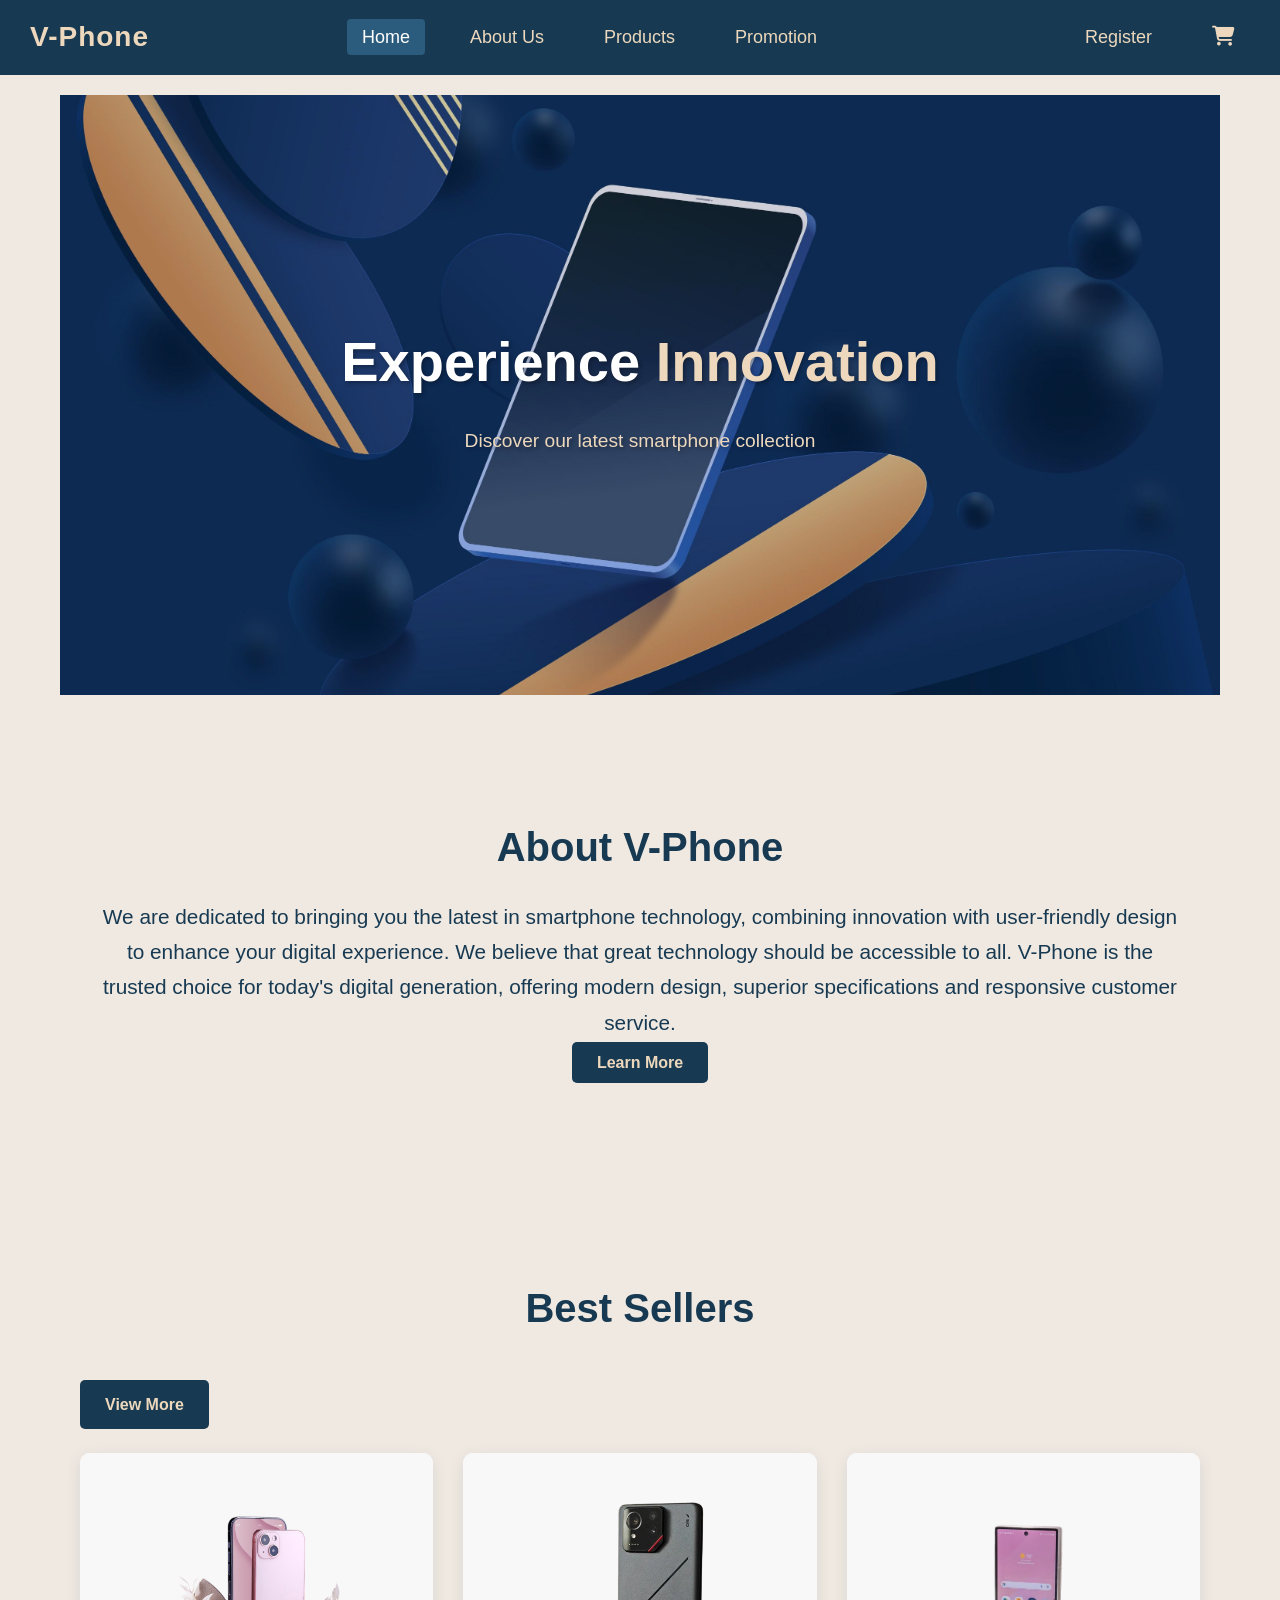
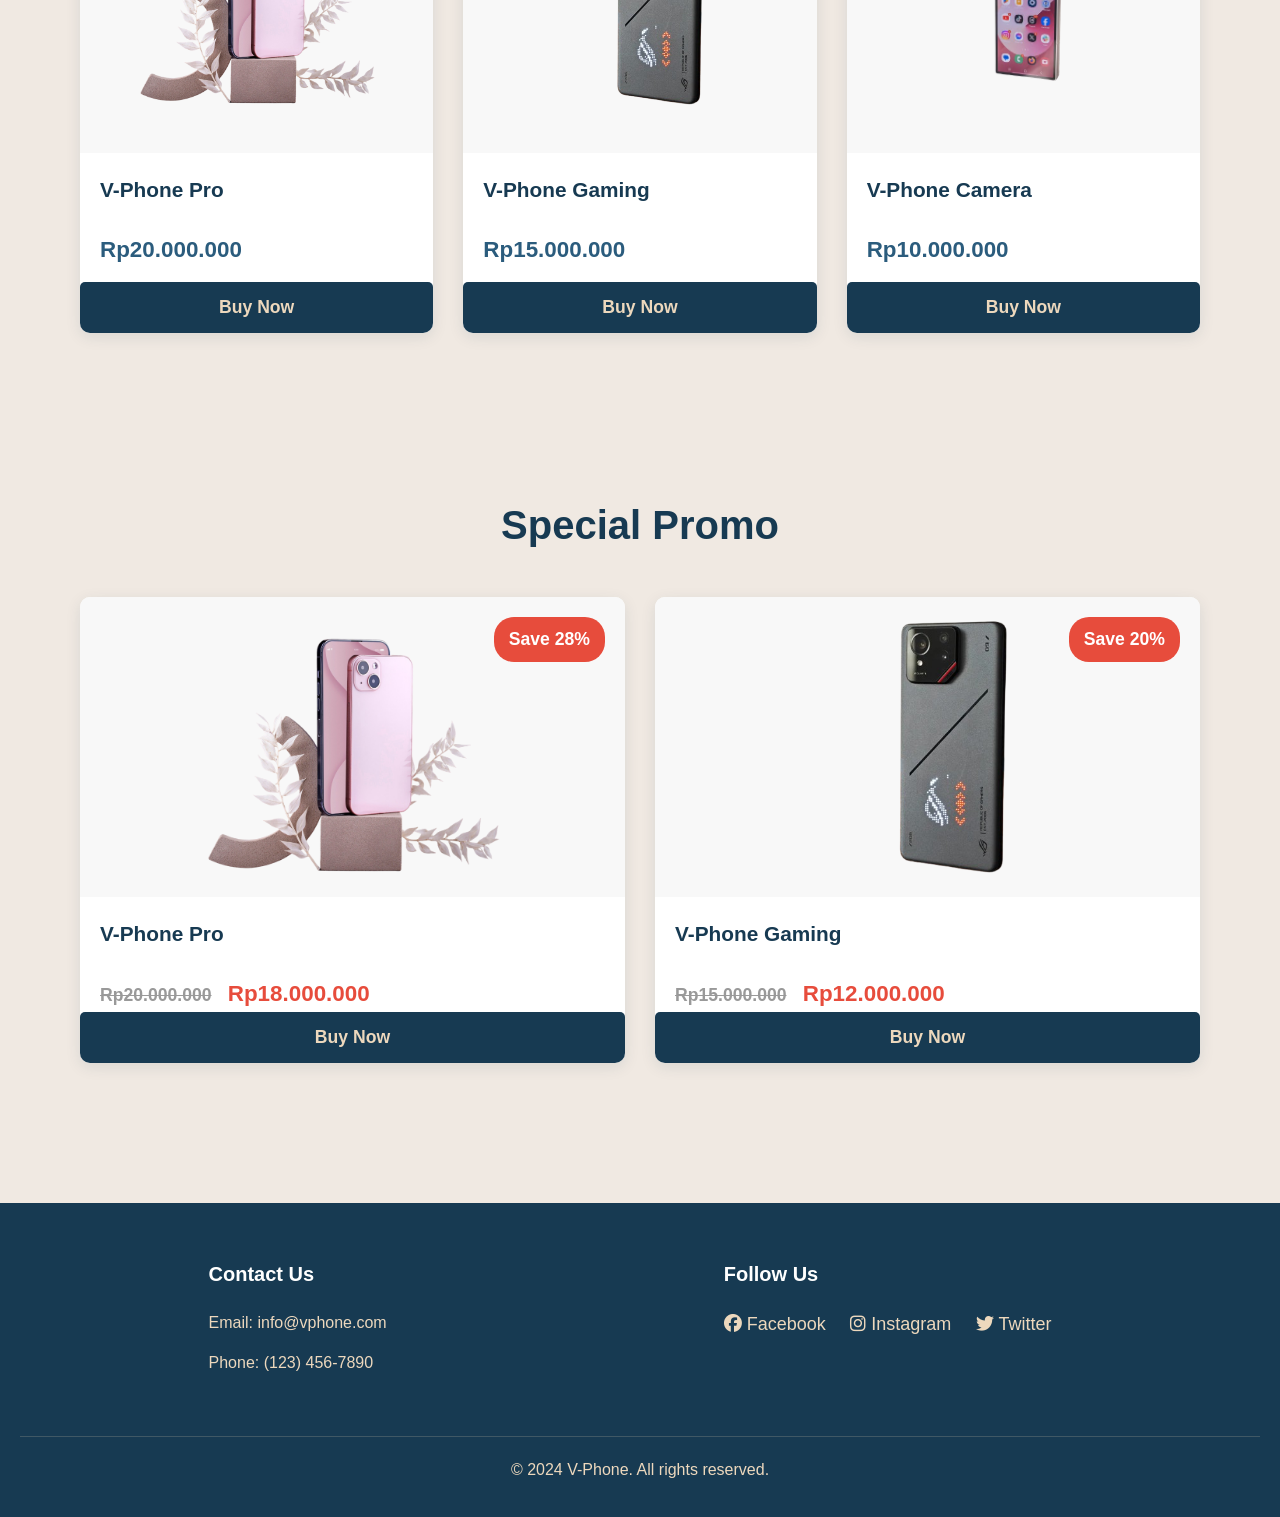
<file: index.html>
<!DOCTYPE html>
<html lang="en">
<head>
    <meta charset="UTF-8">
    <meta name="viewport" content="width=device-width, initial-scale=1.0">
    <title>V-Phone</title>
    <link rel="stylesheet" href="https://cdnjs.cloudflare.com/ajax/libs/font-awesome/6.4.2/css/all.min.css">
    <link rel="stylesheet" href="CSS/style.css">
    <link rel="stylesheet" href="CSS/home.css">
</head>
<body>
    
    <nav class="navbar">
        <div class="logo">
            <a href="index.html">V-Phone</a>
        </div>
        <input type="checkbox" id="nav-toggle" class="nav-toggle">
        <label for="nav-toggle" class="nav-toggle-label">
            <span></span>
            <span></span>
            <span></span>
        </label>
        <div class="nav-sections">
            <ul class="nav-menu nav-center">
                <li><a href="index.html" class="nav-link active">Home</a></li>
                <li><a href="about.html" class="nav-link">About Us</a></li>
                <li><a href="products.html" class="nav-link">Products</a></li>
                <li><a href="promotion.html" class="nav-link">Promotion</a></li>
            </ul>
            <ul class="nav-menu nav-right">
                <li><a href="register.html" class="nav-link">Register</a></li>
                <li><span class="nav-link cart-icon" aria-hidden="true"><i class="fas fa-shopping-cart"></i></span></li>
            </ul>
        </div>
    </nav>

    
    <div class="content">
       
        <section class="hero">
            <div class="slider">
                <div class="slide active">
                    <img src="ASSETS/phone-bg.jpg" alt="Latest Smartphone">
                    <div class="slide-content">
                        <h2>Experience <span>Innovation</span></h2>
                        <p>Discover our latest smartphone collection</p>
                    </div>
                </div>
                <div class="slide">
                    <img src="ASSETS/promo-bg.jpg" alt="Special Promotion">
                    <div class="slide-content">
                        <h2>Special <span>Offers</span></h2>
                        <p>Get up to 33% off on selected phones</p>
                    </div>
                </div>
                <div class="slide">
                    <img src="ASSETS/gaming-bg.jpg" alt="Gaming Phone">
                    <div class="slide-content">
                        <h2>Gaming <span>Power</span></h2>
                        <p>Experience ultimate gaming performance</p>
                    </div>
                </div>
            </div>
        </section>

       
        <section class="about content">
            <div class="about-content">
                <h2>About V-Phone</h2>
                <p>We are dedicated to bringing you the latest in smartphone technology, combining innovation with user-friendly design to enhance your digital experience. We believe that great technology should be accessible to all. V-Phone is the trusted choice for today's digital generation, offering modern design, superior specifications and responsive customer service.</p>
                <a href="about.html" class="cta-button">Learn More</a>
            </div>
        </section>

        
        <section class="best-sellers">
            <h2>Best Sellers</h2>
            <a href="products.html" class="cta-button" style="display:inline-block; margin-bottom:24px;">View More</a>
            <div class="product-grid">
                <!-- Product Card 1 -->
                <div class="product-card">
                    <img src="ASSETS/vphone-pro.png" alt="V-Phone Pro">
                    <h3>V-Phone Pro</h3>
                    <p class="price">Rp20.000.000</p>
                    <button class="buy-btn">Buy Now</button>
                </div>
                <!-- Product Card 2 -->
                <div class="product-card">
                    <img src="ASSETS/vphone-game.png" alt="V-Phone Gaming">
                    <h3>V-Phone Gaming</h3>
                    <p class="price">Rp15.000.000</p>
                    <button class="buy-btn">Buy Now</button>
                </div>
                <!-- Product Card 3 -->
                <div class="product-card">
                    <img src="ASSETS/vphone-photo.png" alt="V-Phone Camera">
                    <h3>V-Phone Camera</h3>
                    <p class="price">Rp10.000.000</p>
                    <button class="buy-btn">Buy Now</button>
                </div>
            </div>
        </section>

        
        <section class="promotions">
            <h2>Special Promo</h2>
            <div class="promotion-grid">
                <!-- Promotion Card 1 -->
                <div class="promotion-card">
                    <div class="promotion-badge">Save 28%</div>
                    <img src="ASSETS/vphone-pro.png" alt="V-Phone Pro">
                    <h3>V-Phone Pro</h3>
                    <div class="price">
                        <span class="original-price">Rp20.000.000</span>
                        <span class="discount-price">Rp18.000.000</span>
                    </div>
                    <button class="buy-btn">Buy Now</button>
                </div>
                <!-- Promotion Card 2 -->
                <div class="promotion-card">
                    <div class="promotion-badge">Save 20%</div>
                    <img src="ASSETS/vphone-game.png" alt="V-Phone Gaming">
                    <h3>V-Phone Gaming</h3>
                    <div class="price">
                        <span class="original-price">Rp15.000.000</span>
                        <span class="discount-price">Rp12.000.000</span>
                    </div>
                    <button class="buy-btn">Buy Now</button>
                </div>
            </div>
        </section>
    </div>

    
    <footer>
        <div class="footer-content">
            <div class="footer-section">
                <h3>Contact Us</h3>
                <p>Email: info@vphone.com</p>
                <p>Phone: (123) 456-7890</p>
            </div>
            <div class="footer-section">
                <h3>Follow Us</h3>
                <div class="social-links">
                    <a href="#"><i class="fab fa-facebook"></i> Facebook</a>
                    <a href="#"><i class="fab fa-instagram"></i> Instagram</a>
                    <a href="#"><i class="fab fa-twitter"></i> Twitter</a>
                </div>
            </div>
        </div>
        <div class="footer-bottom">
            <p>&copy; 2024 V-Phone. All rights reserved.</p>
        </div>
    </footer>

    <script src="JS/home.js"></script>
</body>
</html>
</file>
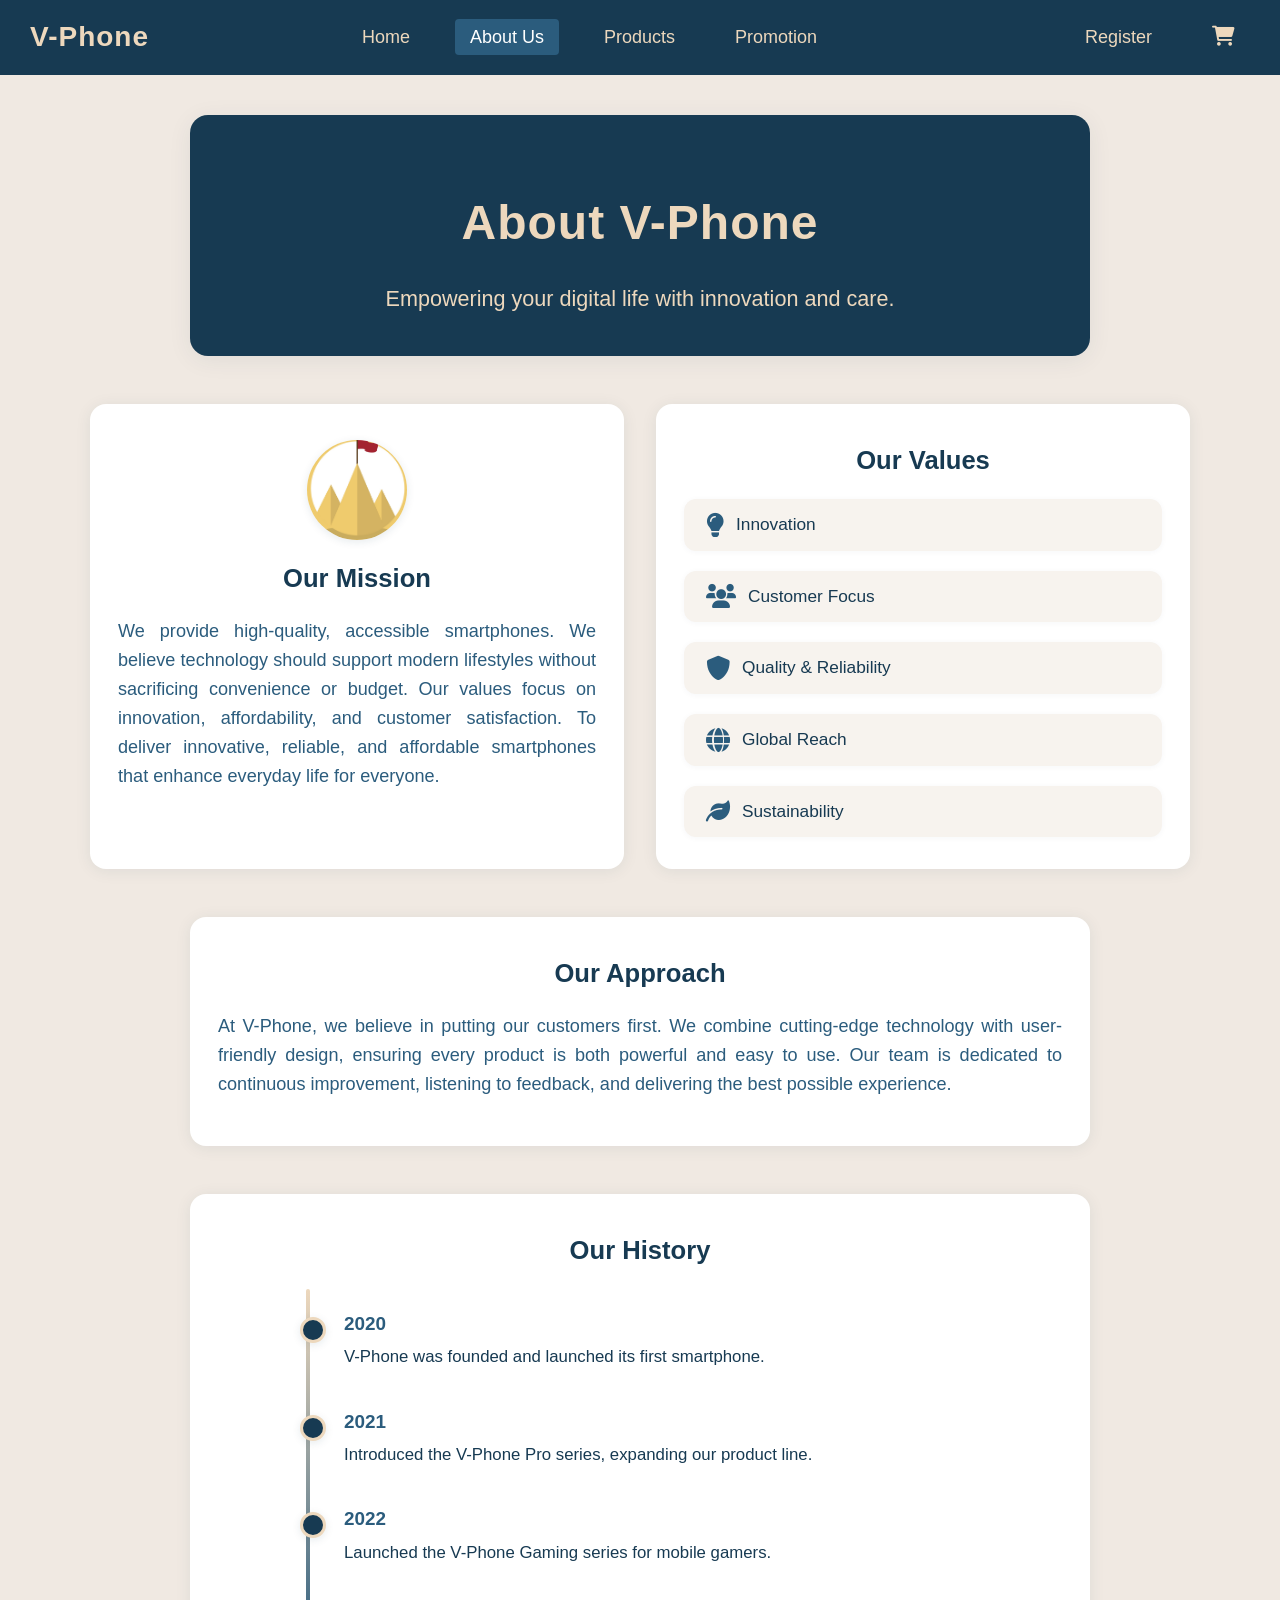
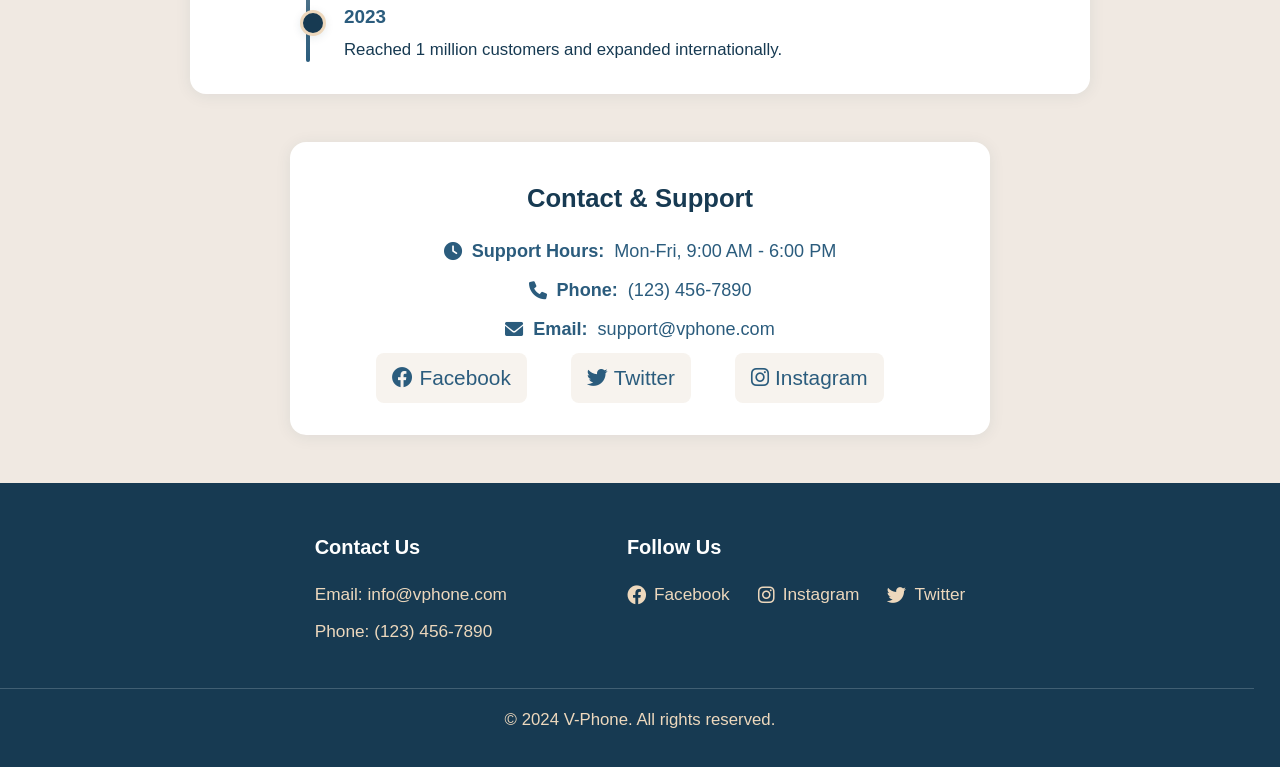
<file: about.html>
<!DOCTYPE html>
<html lang="en">
<head>
    <meta charset="UTF-8">
    <meta name="viewport" content="width=device-width, initial-scale=1.0">
    <title>About Us - V-Phone</title>
    <link rel="stylesheet" href="CSS/style.css">
    <link rel="stylesheet" href="CSS/about.css">
    <link rel="stylesheet" href="https://cdnjs.cloudflare.com/ajax/libs/font-awesome/6.0.0/css/all.min.css">
</head>
<body>
    
    <nav class="navbar">
        <div class="logo">
            <a href="index.html">V-Phone</a>
        </div>
        <input type="checkbox" id="nav-toggle" class="nav-toggle">
        <label for="nav-toggle" class="nav-toggle-label">
            <span></span>
            <span></span>
            <span></span>
        </label>
        <div class="nav-sections">
            <ul class="nav-menu nav-center">
                <li><a href="index.html" class="nav-link">Home</a></li>
                <li><a href="about.html" class="nav-link active">About Us</a></li>
                <li><a href="products.html" class="nav-link">Products</a></li>
                <li><a href="promotion.html" class="nav-link">Promotion</a></li>
            </ul>
            <ul class="nav-menu nav-right">
                <li><a href="register.html" class="nav-link">Register</a></li>
                <li><span class="nav-link cart-icon" aria-hidden="true"><i class="fas fa-shopping-cart"></i></span></li>
            </ul>
        </div>
    </nav>

    
    <section class="about-hero">
        <h1>About V-Phone</h1>
        <p class="about-subtitle">Empowering your digital life with innovation and care.</p>
    </section>

    
    <section class="mission-values">
        <div class="mission">
            <img src="ASSETS/mission.jpg" alt="Our Mission" class="mission-img">
            <h2>Our Mission</h2>
            <p>We provide high-quality, accessible smartphones. We believe technology should support modern lifestyles without sacrificing convenience or budget. Our values focus on innovation, affordability, and customer satisfaction. To deliver innovative, reliable, and affordable smartphones that enhance everyday life for everyone.</p>
        </div>
        <div class="values">
            <h2>Our Values</h2>
            <ul class="values-list">
                <li><i class="fas fa-lightbulb"></i> Innovation</li>
                <li><i class="fas fa-users"></i> Customer Focus</li>
                <li><i class="fas fa-shield-alt"></i> Quality & Reliability</li>
                <li><i class="fas fa-globe"></i> Global Reach</li>
                <li><i class="fas fa-leaf"></i> Sustainability</li>
            </ul>
        </div>
    </section>

    
    <section class="approach">
        <h2>Our Approach</h2>
        <p>At V-Phone, we believe in putting our customers first. We combine cutting-edge technology with user-friendly design, ensuring every product is both powerful and easy to use. Our team is dedicated to continuous improvement, listening to feedback, and delivering the best possible experience.</p>
    </section>

    
    <section class="history">
        <h2>Our History</h2>
        <div class="timeline">
            <div class="timeline-item">
                <h3>2020</h3>
                <p>V-Phone was founded and launched its first smartphone.</p>
            </div>
            <div class="timeline-item">
                <h3>2021</h3>
                <p>Introduced the V-Phone Pro series, expanding our product line.</p>
            </div>
            <div class="timeline-item">
                <h3>2022</h3>
                <p>Launched the V-Phone Gaming series for mobile gamers.</p>
            </div>
            <div class="timeline-item">
                <h3>2023</h3>
                <p>Reached 1 million customers and expanded internationally.</p>
            </div>
        </div>
    </section>

    
    <section class="contact-support">
        <h2>Contact & Support</h2>
        <div class="contact-info">
            <p><i class="fas fa-clock"></i> <strong>Support Hours:</strong> Mon-Fri, 9:00 AM - 6:00 PM</p>
            <p><i class="fas fa-phone"></i> <strong>Phone:</strong> (123) 456-7890</p>
            <p><i class="fas fa-envelope"></i> <strong>Email:</strong> support@vphone.com</p>
            <div class="social-links">
                <a href="#"><i class="fab fa-facebook"></i> Facebook</a>
                <a href="#"><i class="fab fa-twitter"></i> Twitter</a>
                <a href="#"><i class="fab fa-instagram"></i> Instagram</a>
            </div>
        </div>
    </section>

    
    <footer class="about-footer">
        <div class="about-footer-content">
            <div class="about-footer-section">
                <h3>Contact Us</h3>
                <p>Email: info@vphone.com</p>
                <p>Phone: (123) 456-7890</p>
            </div>
            <div class="about-footer-section">
                <h3>Follow Us</h3>
                <div class="about-social-links">
                    <a href="#"><i class="fab fa-facebook"></i> Facebook</a>
                    <a href="#"><i class="fab fa-instagram"></i> Instagram</a>
                    <a href="#"><i class="fab fa-twitter"></i> Twitter</a>
                </div>
            </div>
        </div>
        <hr class="about-footer-separator">
        <div class="about-footer-bottom">
            <p>&copy; 2024 V-Phone. All rights reserved.</p>
        </div>
    </footer>
</body>
</html>
</file>
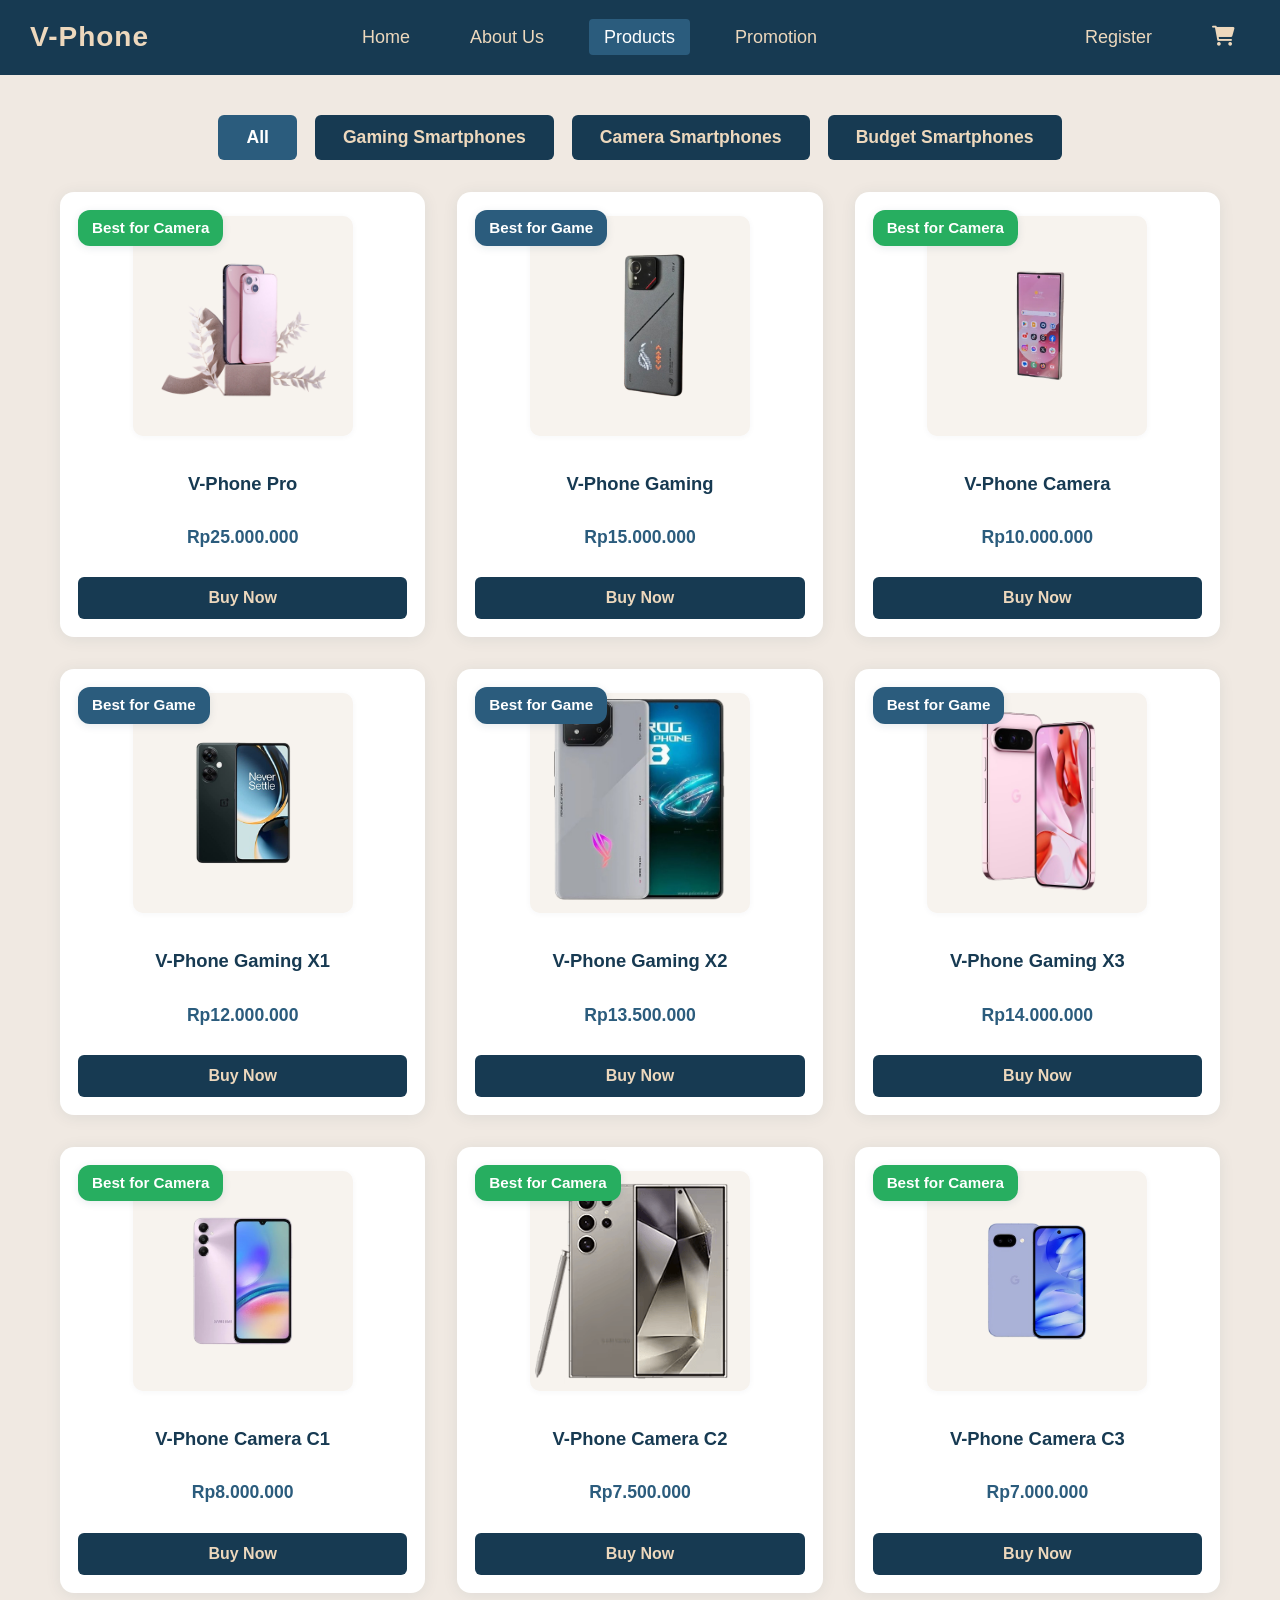
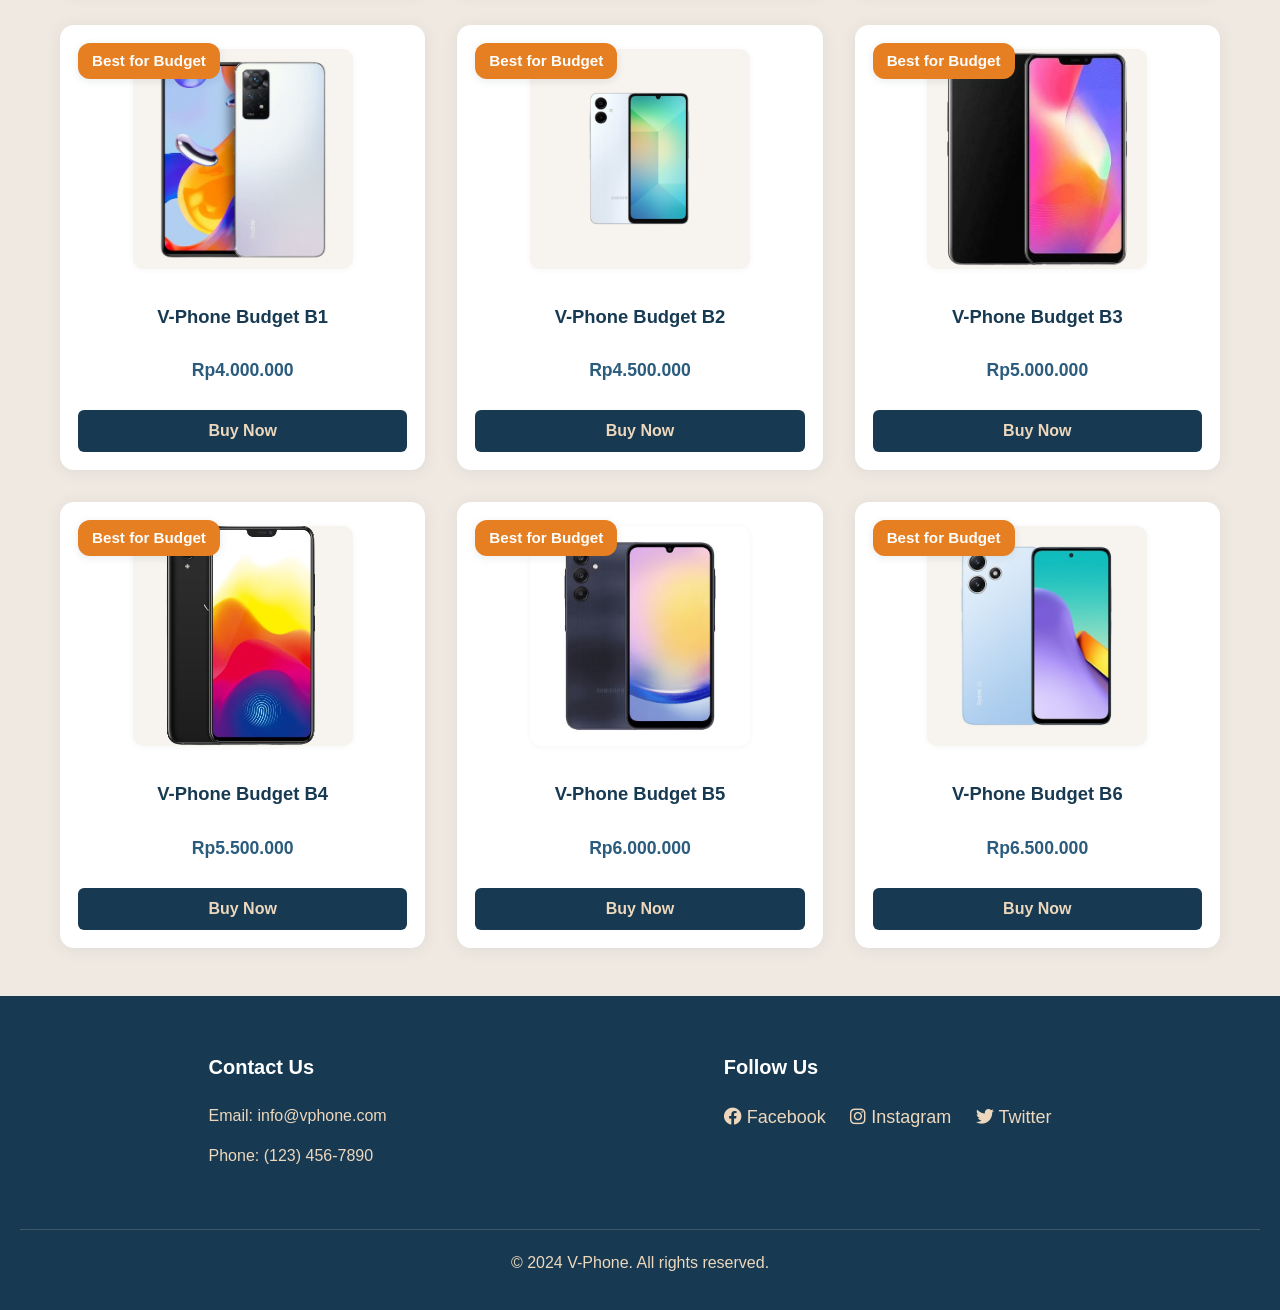
<file: products.html>
<!DOCTYPE html>
<html lang="en">
<head>
    <meta charset="UTF-8">
    <meta name="viewport" content="width=device-width, initial-scale=1.0">
    <title>Products - V-Phone</title>
    <link rel="stylesheet" href="CSS/style.css">
    <link rel="stylesheet" href="CSS/products.css">
    <link rel="stylesheet" href="https://cdnjs.cloudflare.com/ajax/libs/font-awesome/6.0.0/css/all.min.css">
</head>
<body>
    
    <nav class="navbar">
        <div class="logo">
            <a href="index.html">V-Phone</a>
        </div>
        <input type="checkbox" id="nav-toggle" class="nav-toggle">
        <label for="nav-toggle" class="nav-toggle-label">
            <span></span>
            <span></span>
            <span></span>
        </label>
        <div class="nav-sections">
            <ul class="nav-menu nav-center">
                <li><a href="index.html" class="nav-link">Home</a></li>
                <li><a href="about.html" class="nav-link">About Us</a></li>
                <li><a href="products.html" class="nav-link active">Products</a></li>
                <li><a href="promotion.html" class="nav-link">Promotion</a></li>
            </ul>
            <ul class="nav-menu nav-right">
    
                <li><a href="register.html" class="nav-link">Register</a></li>
                <li><span class="nav-link cart-icon" aria-hidden="true"><i class="fas fa-shopping-cart"></i></span></li>
            </ul>
        </div>
    </nav>

    
    <section class="filter-bar">
        <button class="filter-btn active" data-filter="all">All</button>
        <button class="filter-btn" data-filter="gaming">Gaming Smartphones</button>
        <button class="filter-btn" data-filter="camera">Camera Smartphones</button>
        <button class="filter-btn" data-filter="budget">Budget Smartphones</button>
    </section>

    
    <section class="products-grid">
    
        <div class="product-card camera">
            <span class="product-badge camera">Best for Camera</span>
            <img src="ASSETS/vphone-pro.png" alt="V-Phone Pro" width="300" height="300">
            <h3>V-Phone Pro</h3>
            <p class="price">Rp25.000.000</p>
            <button class="buy-btn">Buy Now</button>
        </div>
        <div class="product-card gaming">
            <span class="product-badge game">Best for Game</span>
            <img src="ASSETS/vphone-game.png" alt="V-Phone Gaming" width="300" height="300">
            <h3>V-Phone Gaming</h3>
            <p class="price">Rp15.000.000</p>
            <button class="buy-btn">Buy Now</button>
        </div>
        <div class="product-card camera">
            <span class="product-badge camera">Best for Camera</span>
            <img src="ASSETS/vphone-photo.png" alt="V-Phone Camera" width="300" height="300">
            <h3>V-Phone Camera</h3>
            <p class="price">Rp10.000.000</p>
            <button class="buy-btn">Buy Now</button>
        </div>
    
        <div class="product-card gaming">
            <span class="product-badge game">Best for Game</span>
            <img src="ASSETS/gaming1.png" alt="V-Phone Gaming X1" width="300" height="300">
            <h3>V-Phone Gaming X1</h3>
            <p class="price">Rp12.000.000</p>
            <button class="buy-btn">Buy Now</button>
        </div>
        <div class="product-card gaming">
            <span class="product-badge game">Best for Game</span>
            <img src="ASSETS/gaming2.png" alt="V-Phone Gaming X2" width="300" height="300">
            <h3>V-Phone Gaming X2</h3>
            <p class="price">Rp13.500.000</p>
            <button class="buy-btn">Buy Now</button>
        </div>
        <div class="product-card gaming">
            <span class="product-badge game">Best for Game</span>
            <img src="ASSETS/gaming3.png" alt="V-Phone Gaming X3" width="300" height="300">
            <h3>V-Phone Gaming X3</h3>
            <p class="price">Rp14.000.000</p>
            <button class="buy-btn">Buy Now</button>
        </div>
    
        <div class="product-card camera">
            <span class="product-badge camera">Best for Camera</span>
            <img src="ASSETS/camera1.png" alt="V-Phone Camera C1" width="300" height="300">
            <h3>V-Phone Camera C1</h3>
            <p class="price">Rp8.000.000</p>
            <button class="buy-btn">Buy Now</button>
        </div>
        <div class="product-card camera">
            <span class="product-badge camera">Best for Camera</span>
            <img src="ASSETS/camera2.png" alt="V-Phone Camera C2" width="300" height="300">
            <h3>V-Phone Camera C2</h3>
            <p class="price">Rp7.500.000</p>
            <button class="buy-btn">Buy Now</button>
        </div>
        <div class="product-card camera">
            <span class="product-badge camera">Best for Camera</span>
            <img src="ASSETS/camera3.png" alt="V-Phone Camera C3" width="300" height="300">
            <h3>V-Phone Camera C3</h3>
            <p class="price">Rp7.000.000</p>
            <button class="buy-btn">Buy Now</button>
        </div>
        
        <div class="product-card budget">
            <span class="product-badge budget">Best for Budget</span>
            <img src="ASSETS/budget1.png" alt="V-Phone Budget B1" width="300" height="300">
            <h3>V-Phone Budget B1</h3>
            <p class="price">Rp4.000.000</p>
            <button class="buy-btn">Buy Now</button>
        </div>
        <div class="product-card budget">
            <span class="product-badge budget">Best for Budget</span>
            <img src="ASSETS/budget2.png" alt="V-Phone Budget B2" width="300" height="300">
            <h3>V-Phone Budget B2</h3>
            <p class="price">Rp4.500.000</p>
            <button class="buy-btn">Buy Now</button>
        </div>
        <div class="product-card budget">
            <span class="product-badge budget">Best for Budget</span>
            <img src="ASSETS/budget3.png" alt="V-Phone Budget B3" width="300" height="300">
            <h3>V-Phone Budget B3</h3>
            <p class="price">Rp5.000.000</p>
            <button class="buy-btn">Buy Now</button>
        </div>
        <div class="product-card budget">
            <span class="product-badge budget">Best for Budget</span>
            <img src="ASSETS/budget4.png" alt="V-Phone Budget B4" width="300" height="300">
            <h3>V-Phone Budget B4</h3>
            <p class="price">Rp5.500.000</p>
            <button class="buy-btn">Buy Now</button>
        </div>
        <div class="product-card budget">
            <span class="product-badge budget">Best for Budget</span>
            <img src="ASSETS/budget5.png" alt="V-Phone Budget B5" width="300" height="300">
            <h3>V-Phone Budget B5</h3>
            <p class="price">Rp6.000.000</p>
            <button class="buy-btn">Buy Now</button>
        </div>
        <div class="product-card budget">
            <span class="product-badge budget">Best for Budget</span>
            <img src="ASSETS/budget6.png" alt="V-Phone Budget B6" width="300" height="300">
            <h3>V-Phone Budget B6</h3>
            <p class="price">Rp6.500.000</p>
            <button class="buy-btn">Buy Now</button>
        </div>
    </section>

    
    <footer>
        <div class="footer-content">
            <div class="footer-section">
                <h3>Contact Us</h3>
                <p>Email: info@vphone.com</p>
                <p>Phone: (123) 456-7890</p>
            </div>
            <div class="footer-section">
                <h3>Follow Us</h3>
                <div class="social-links">
                    <a href="#"><i class="fab fa-facebook"></i> Facebook</a>
                    <a href="#"><i class="fab fa-instagram"></i> Instagram</a>
                    <a href="#"><i class="fab fa-twitter"></i> Twitter</a>
                </div>
            </div>
        </div>
        <div class="footer-bottom">
            <p>&copy; 2024 V-Phone. All rights reserved.</p>
        </div>
    </footer>
</body>
</html>
</file>
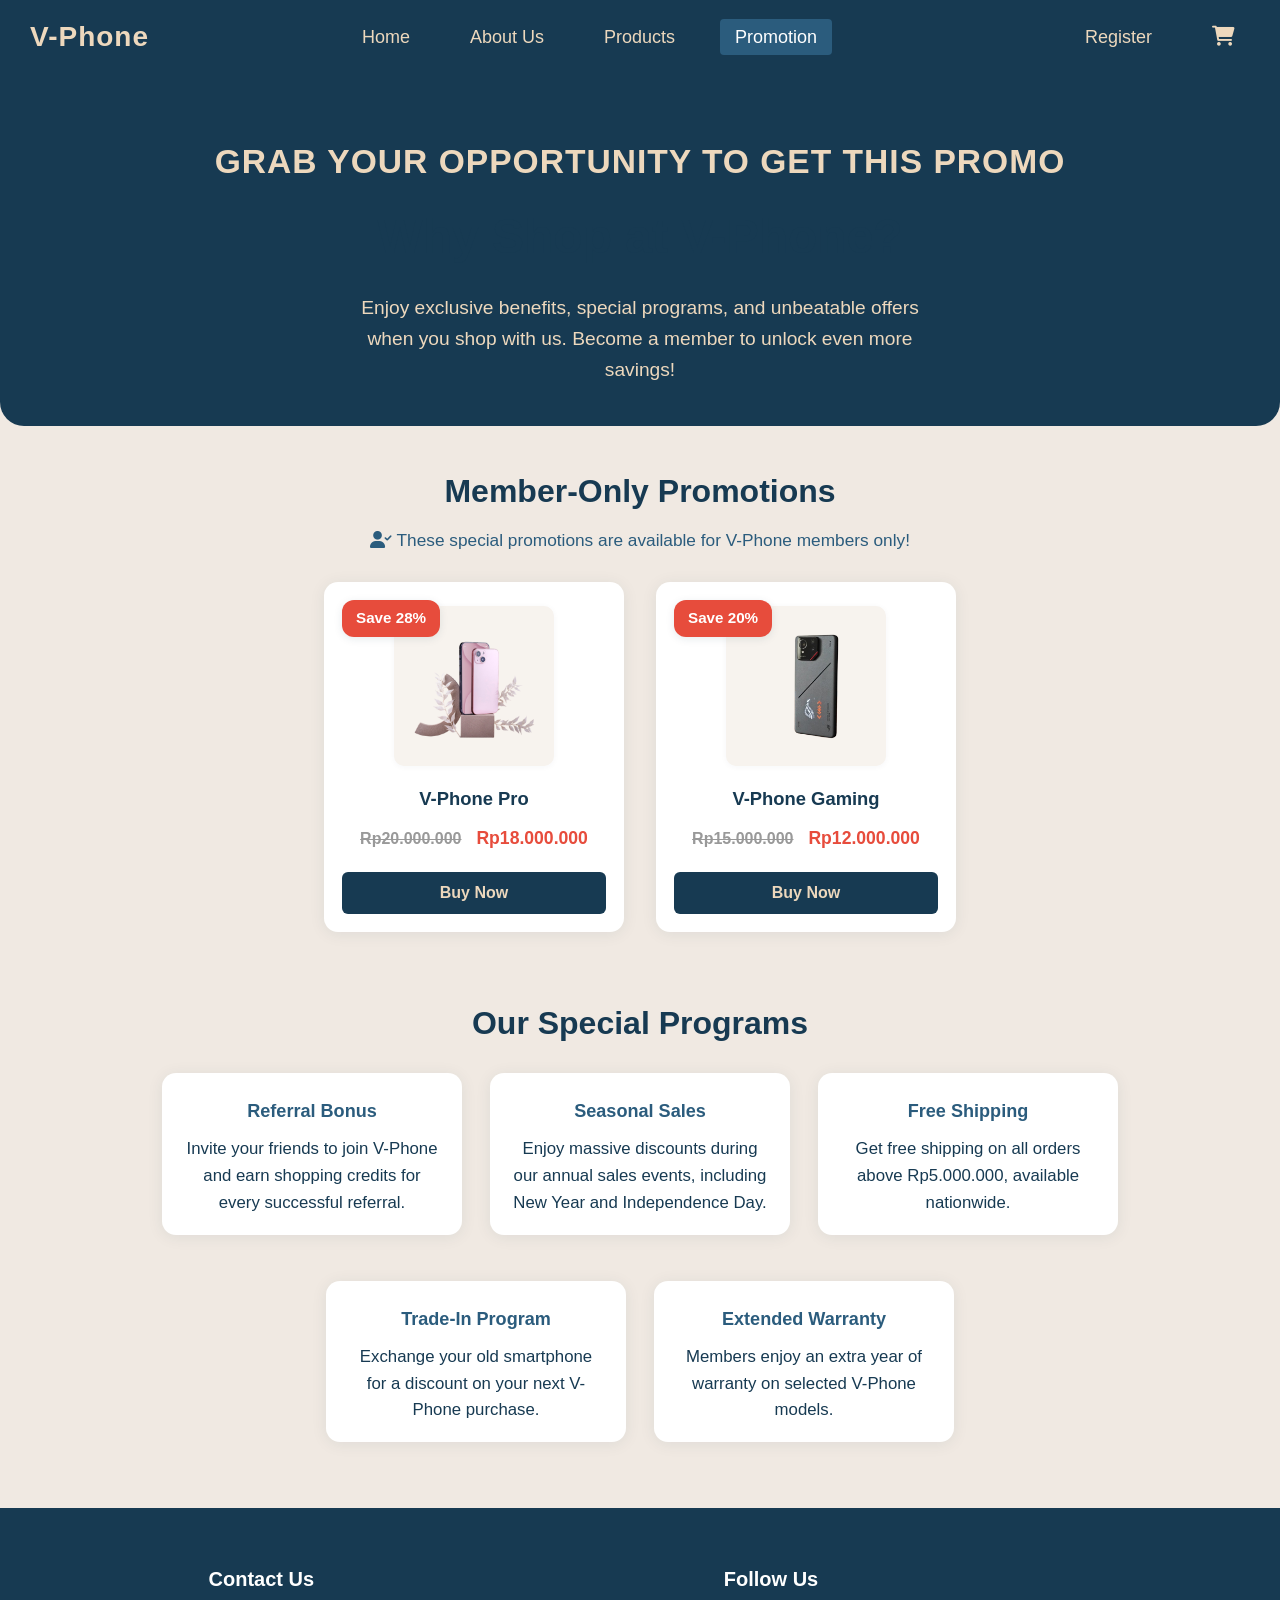
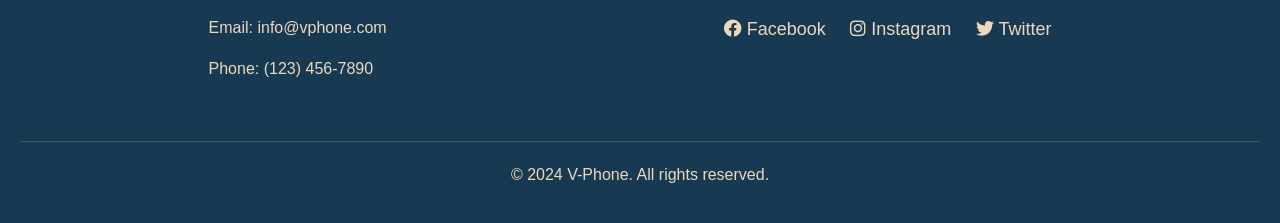
<file: promotion.html>
<!DOCTYPE html>
<html lang="en">
<head>
    <meta charset="UTF-8">
    <meta name="viewport" content="width=device-width, initial-scale=1.0">
    <title>Promotions - V-Phone</title>
    <link rel="stylesheet" href="CSS/style.css">
    <link rel="stylesheet" href="CSS/promotion.css">
    <link rel="stylesheet" href="https://cdnjs.cloudflare.com/ajax/libs/font-awesome/6.0.0/css/all.min.css">
</head>
<body>
   
    <nav class="navbar">
        <div class="logo">
            <a href="index.html">V-Phone</a>
        </div>
        <input type="checkbox" id="nav-toggle" class="nav-toggle">
        <label for="nav-toggle" class="nav-toggle-label">
            <span></span>
            <span></span>
            <span></span>
        </label>
        <div class="nav-sections">
            <ul class="nav-menu nav-center">
                <li><a href="index.html" class="nav-link">Home</a></li>
                <li><a href="about.html" class="nav-link">About Us</a></li>
                <li><a href="products.html" class="nav-link">Products</a></li>
                <li><a href="promotion.html" class="nav-link active">Promotion</a></li>
            </ul>
            <ul class="nav-menu nav-right">
                <li><a href="register.html" class="nav-link">Register</a></li>
                <li><span class="nav-link cart-icon" aria-hidden="true"><i class="fas fa-shopping-cart"></i></span></li>
            </ul>
        </div>
    </nav>

   
    <section class="promo-hero">
        <h2 class="promo-opportunity">GRAB YOUR OPPORTUNITY TO GET THIS PROMO</h2>
        <h1>Why Shop at V-Phone?</h1>
        <p>Enjoy exclusive benefits, special programs, and unbeatable offers when you shop with us. Become a member to unlock even more savings!</p>
    </section>

   
    <section class="member-benefits">
        <h2>Member-Only Promotions</h2>
        <p class="member-note"><i class="fas fa-user-check"></i> These special promotions are available for V-Phone members only!</p>
        <div class="promotion-grid">
            <div class="promotion-card">
                <div class="promotion-badge">Save 28%</div>
                <img src="ASSETS/vphone-pro.png" alt="V-Phone Pro">
                <h3>V-Phone Pro</h3>
                <div class="price">
                    <span class="original-price">Rp20.000.000</span>
                    <span class="discount-price">Rp18.000.000</span>
                </div>
                <button class="buy-btn">Buy Now</button>
            </div>
            <div class="promotion-card">
                <div class="promotion-badge">Save 20%</div>
                <img src="ASSETS/vphone-game.png" alt="V-Phone Gaming">
                <h3>V-Phone Gaming</h3>
                <div class="price">
                    <span class="original-price">Rp15.000.000</span>
                    <span class="discount-price">Rp12.000.000</span>
                </div>
                <button class="buy-btn">Buy Now</button>
            </div>
        </div>
    </section>

   
    <section class="promo-programs">
        <h2>Our Special Programs</h2>
        <div class="programs-list">
            <div class="program-card">
                <h3>Referral Bonus</h3>
                <p>Invite your friends to join V-Phone and earn shopping credits for every successful referral.</p>
            </div>
            <div class="program-card">
                <h3>Seasonal Sales</h3>
                <p>Enjoy massive discounts during our annual sales events, including New Year and Independence Day.</p>
            </div>
            <div class="program-card">
                <h3>Free Shipping</h3>
                <p>Get free shipping on all orders above Rp5.000.000, available nationwide.</p>
            </div>
            <div class="program-card">
                <h3>Trade-In Program</h3>
                <p>Exchange your old smartphone for a discount on your next V-Phone purchase.</p>
            </div>
            <div class="program-card">
                <h3>Extended Warranty</h3>
                <p>Members enjoy an extra year of warranty on selected V-Phone models.</p>
            </div>
        </div>
    </section>

   
    <footer>
        <div class="footer-content">
            <div class="footer-section">
                <h3>Contact Us</h3>
                <p>Email: info@vphone.com</p>
                <p>Phone: (123) 456-7890</p>
            </div>
            <div class="footer-section">
                <h3>Follow Us</h3>
                <div class="social-links">
                    <a href="#"><i class="fab fa-facebook"></i> Facebook</a>
                    <a href="#"><i class="fab fa-instagram"></i> Instagram</a>
                    <a href="#"><i class="fab fa-twitter"></i> Twitter</a>
                </div>
            </div>
        </div>
        <div class="footer-bottom">
            <p>&copy; 2024 V-Phone. All rights reserved.</p>
        </div>
    </footer>
</body>
</html>
</file>
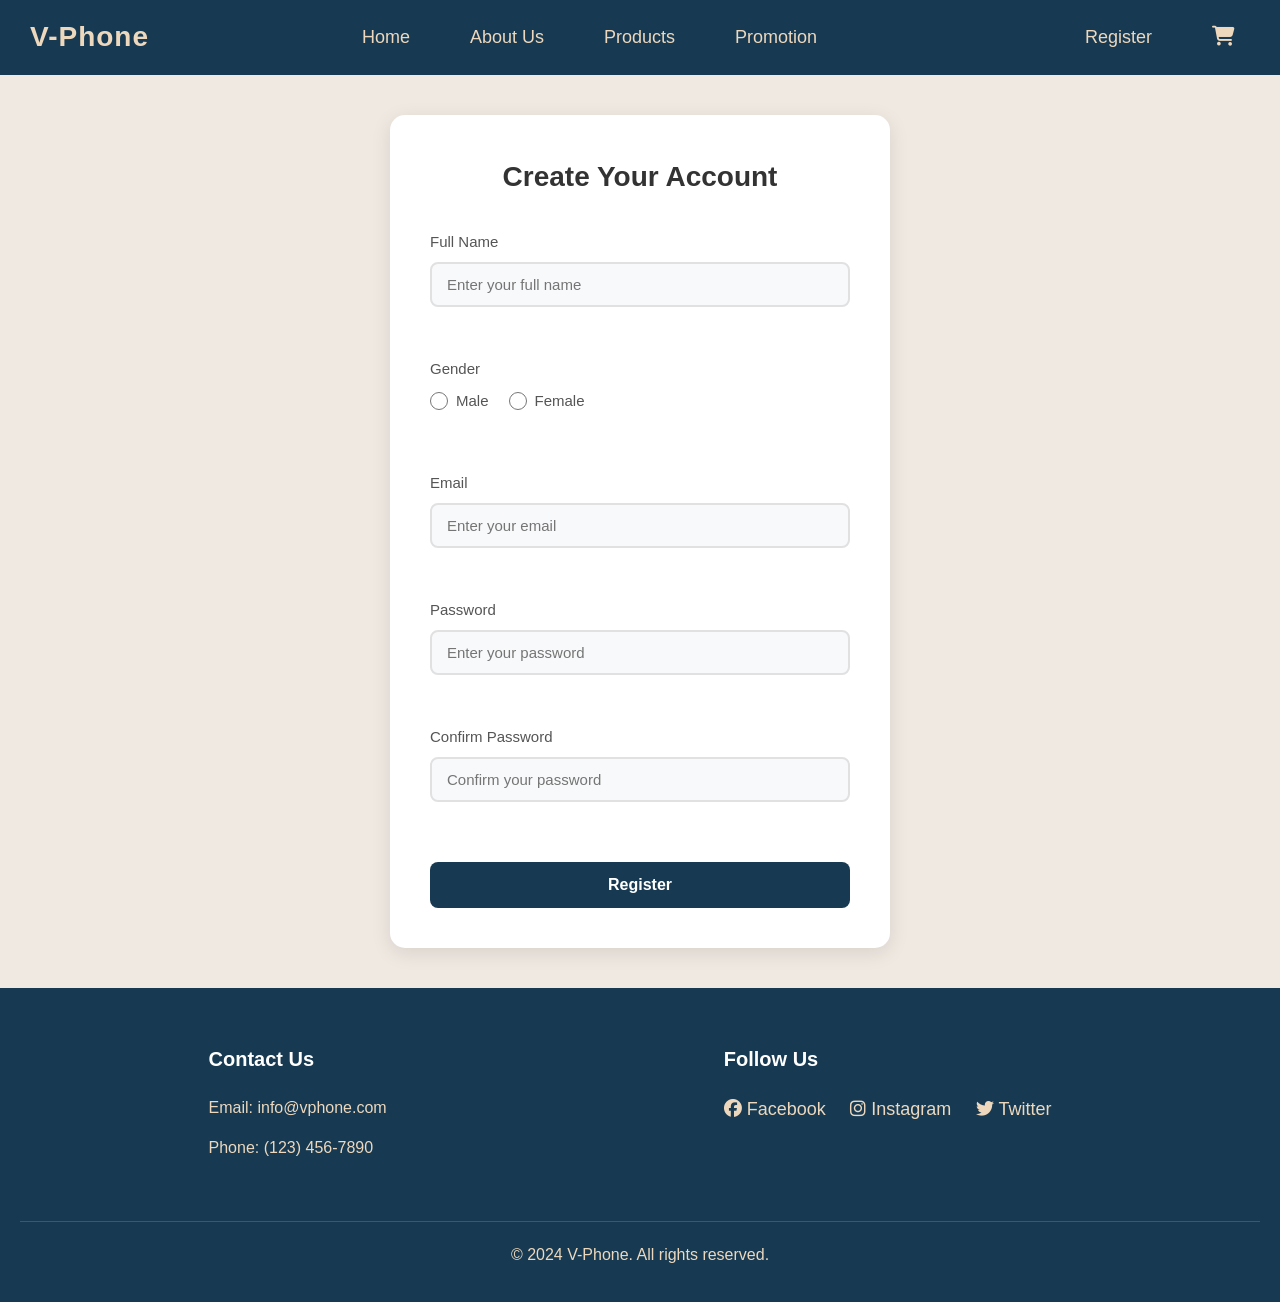
<file: register.html>
<!DOCTYPE html>
<html lang="en">
<head>
    <meta charset="UTF-8">
    <meta name="viewport" content="width=device-width, initial-scale=1.0">
    <title>Register - V-Phone</title>
    <link rel="stylesheet" href="https://cdnjs.cloudflare.com/ajax/libs/font-awesome/6.4.2/css/all.min.css">
    <link rel="stylesheet" href="CSS/style.css">
    <link rel="stylesheet" href="CSS/register.css">
</head>
<body>
    
    <nav class="navbar">
        <div class="logo">
            <a href="index.html">V-Phone</a>
        </div>
        <input type="checkbox" id="nav-toggle" class="nav-toggle">
        <label for="nav-toggle" class="nav-toggle-label">
            <span></span>
            <span></span>
            <span></span>
        </label>
        <div class="nav-sections">
            <ul class="nav-menu nav-center">
                <li><a href="index.html" class="nav-link">Home</a></li>
                <li><a href="about.html" class="nav-link">About Us</a></li>
                <li><a href="products.html" class="nav-link">Products</a></li>
                <li><a href="promotion.html" class="nav-link">Promotion</a></li>
            </ul>
            <ul class="nav-menu nav-right">
                <li><a href="register.html" class="nav-link active">Register</a></li>
                <li><span class="nav-link cart-icon" aria-hidden="true"><i class="fas fa-shopping-cart"></i></span></li>
            </ul>
        </div>
    </nav>

    
    <div class="content">
        <div class="register-container">
            <h1>Create Your Account</h1>
            <form id="registerForm" onsubmit="return validateForm(event)">
                <!-- Text Input -->
                <div class="form-group">
                    <label for="fullName">Full Name</label>
                    <input type="text" id="fullName" name="fullName" placeholder="Enter your full name">
                    <span class="error-message" id="nameError"></span>
                </div>

                <!-- Radio Buttons -->
                <div class="form-group">
                    <label>Gender</label>
                    <div class="radio-group">
                        <label>
                            <input type="radio" name="gender" value="male"> Male
                        </label>
                        <label>
                            <input type="radio" name="gender" value="female"> Female
                        </label>
                    </div>
                    <span class="error-message" id="genderError"></span>
                </div>

                
                <div class="form-group">
                    <label for="email">Email</label>
                    <input type="email" id="email" name="email" placeholder="Enter your email">
                    <span class="error-message" id="emailError"></span>
                </div>

                
                <div class="form-group">
                    <label for="password">Password</label>
                    <input type="password" id="password" name="password" placeholder="Enter your password">
                    <span class="error-message" id="passwordError"></span>
                </div>

               
                <div class="form-group">
                    <label for="confirmPassword">Confirm Password</label>
                    <input type="password" id="confirmPassword" name="confirmPassword" placeholder="Confirm your password">
                    <span class="error-message" id="confirmPasswordError"></span>
                </div>

                
                <button type="submit" class="submit-btn">Register</button>
            </form>
        </div>
    </div>

    
    <footer>
        <div class="footer-content">
            <div class="footer-section">
                <h3>Contact Us</h3>
                <p>Email: info@vphone.com</p>
                <p>Phone: (123) 456-7890</p>
            </div>
            <div class="footer-section">
                <h3>Follow Us</h3>
                <div class="social-links">
                    <a href="#"><i class="fab fa-facebook"></i> Facebook</a>
                    <a href="#"><i class="fab fa-instagram"></i> Instagram</a>
                    <a href="#"><i class="fab fa-twitter"></i> Twitter</a>
                </div>
            </div>
        </div>
        <div class="footer-bottom">
            <p>&copy; 2024 V-Phone. All rights reserved.</p>
        </div>
    </footer>

    <script src="JS/register.js"></script>
</body>
</html>
</file>
<file: CSS/style.css>
* {
    margin: 0;
    padding: 0;
    box-sizing: border-box;
}

:root {
    --dark-blue: #173A52;
    --beige: #EDD8BD;
    --light-beige: #f0e9e2;
    --accent-blue: #2B5C7D;
}


body {
    font-family: Arial, sans-serif;
    line-height: 1.6;
    color: var(--dark-blue);
    background-color: var(--light-beige);
}

h1, h2, h3 {
    color: var(--dark-blue);
    margin-bottom: 15px;
}

p {
    margin-bottom: 15px;
}


a {
    text-decoration: none;
    color: var(--accent-blue);
    transition: color 0.3s ease;
}

a:hover {
    color: var(--dark-blue);
}

button, .cta-button {
    background-color: var(--dark-blue);
    color: var(--beige);
    padding: 12px 25px;
    border: none;
    border-radius: 5px;
    cursor: pointer;
    transition: all 0.3s ease;
    font-weight: bold;
}

button:hover, .cta-button:hover {
    background-color: var(--accent-blue);
    transform: translateY(-2px);
}


.navbar {
    background: var(--dark-blue);
    padding: 15px 30px;
    position: sticky;
    top: 0;
    z-index: 1000;
    display: flex;
    justify-content: space-between;
    align-items: center;
}

.logo a {
    color: var(--beige);
    font-size: 28px;
    font-weight: bold;
    text-decoration: none;
    letter-spacing: 1px;
}

.nav-sections {
    display: flex;
    align-items: center;
    gap: 40px;
    flex: 1;
}

.nav-menu {
    display: flex;
    list-style: none;
    margin: 0;
    padding: 0;
    gap: 30px;
}

.nav-center {
    flex: 1;
    justify-content: center;
}

.nav-right {
    justify-content: flex-end;
}

.nav-link {
    color: var(--beige);
    text-decoration: none;
    font-size: 18px;
    font-weight: 500;
    transition: color 0.3s ease;
    padding: 8px 15px;
    border-radius: 4px;
}

.nav-link:hover,
.nav-link.active {
    background-color: var(--accent-blue);
    color: white;
}


.nav-menu.nav-right .nav-link:not(:last-child) {
    background: none;
    padding: 8px 15px;
}

.nav-menu.nav-right .nav-link:not(:last-child):hover {
    background: none;
    color: var(--beige);
    opacity: 0.8;
}

.nav-link i {
    font-size: 20px;
}

.nav-toggle {
    display: none;
}

.nav-toggle-label {
    display: none;
    cursor: pointer;
}

.nav-toggle-label span {
    display: block;
    width: 25px;
    height: 3px;
    background-color: var(--beige);
    margin: 5px 0;
    transition: all 0.3s ease;
}


.hero {
    height: 600px;
    position: relative;
    overflow: hidden;
    width: 100%;
}

.slider {
    width: 100%;
    height: 100%;
}

.slide {
    width: 100%;
    height: 100%;
    position: relative;
}

.slide img {
    width: 100%;
    height: 100%;
    object-fit: cover;
    object-position: center;
}

.slide-content {
    position: absolute;
    top: 50%;
    left: 50%;
    transform: translate(-50%, -50%);
    text-align: center;
    color: var(--beige);
    z-index: 2;
    width: 100%;
    padding: 0 20px;
}

.slide-content h2 {
    font-size: 3rem;
    margin-bottom: 1rem;
    color: var(--beige);
}

.slide-content p {
    font-size: 1.2rem;
    color: var(--beige);
}


.about {
    padding: 20px 0;
    text-align: center;
}

.about-content {
    max-width: 800px;
    margin: 0 auto;
}

.about h2 {
    font-size: 2.5rem !important;
    margin-bottom: 15px !important;
}

.about p {
    font-size: 1.3rem !important;
    line-height: 1.7 !important;
    margin-bottom: 10px !important;
}


.best-sellers {
    padding: 20px 20px;
    background-color: var(--light-beige);
}

.product-grid {
    display: grid;
    grid-template-columns: repeat(auto-fit, minmax(250px, 1fr));
    gap: 20px;
    max-width: 1200px;
    margin: 0 auto;
}

.product-card {
    background-color: var(--beige);
    border-radius: 8px;
    overflow: hidden;
    box-shadow: 0 2px 5px rgba(0, 0, 0, 0.1);
}

.product-card img {
    width: 100%;
    height: 200px;
    object-fit: cover;
}

.product-card h3 {
    padding: 15px;
}

.price {
    color: var(--dark-blue);
    font-weight: bold;
    padding: 0 15px;
}

.buy-btn {
    width: 100%;
    margin-top: 10px;
}


.features {
    padding: 40px 20px;
    background-color: var(--light-beige);
}

.features-grid {
    display: grid;
    grid-template-columns: repeat(auto-fit, minmax(250px, 1fr));
    gap: 20px;
}

.feature-card {
    background-color: var(--beige);
    padding: 20px;
    border-radius: 8px;
    text-align: center;
}


footer {
    background-color: var(--dark-blue);
    color: var(--beige);
    padding: 40px 20px 20px;
    margin-top: 40px;
}

.footer-content {
    display: flex;
    justify-content: space-around;
    flex-wrap: wrap;
    max-width: 1200px;
    margin: 0 auto;
}

.footer-section {
    margin: 15px;
}

.footer-section h3 {
    color: white;
    margin-bottom: 20px;
    font-size: 20px;
}

.social-links a {
    color: var(--beige);
    margin-right: 20px;
    font-size: 18px;
    transition: color 0.3s ease;
}

.social-links a:hover {
    color: white;
}

.footer-bottom {
    text-align: center;
    margin-top: 30px;
    padding-top: 20px;
    border-top: 1px solid rgba(228, 209, 175, 0.2);
}


@media (max-width: 768px) {
    .nav-toggle-label {
        display: block;
        z-index: 1001;
    }

    .nav-sections {
        position: fixed;
        top: 0;
        right: -100%;
        width: 80%;
        max-width: 300px;
        height: 100vh;
        background: var(--dark-blue);
        flex-direction: column;
        padding: 80px 20px 20px;
        transition: right 0.3s ease;
        gap: 20px;
    }

    .nav-toggle:checked ~ .nav-sections {
        right: 0;
    }

    .nav-menu {
        flex-direction: column;
        width: 100%;
        gap: 15px;
    }

    .nav-menu.nav-center {
        border-bottom: 1px solid rgba(237, 216, 189, 0.2);
        padding-bottom: 20px;
        margin-bottom: 20px;
    }

    .nav-menu.nav-right {
        border-top: 1px solid rgba(237, 216, 189, 0.2);
        padding-top: 20px;
    }

    .nav-link {
        display: block;
        padding: 12px 0;
        font-size: 20px;
        text-align: center;
    }


    .nav-toggle:checked ~ .nav-toggle-label span:nth-child(1) {
        transform: rotate(45deg) translate(5px, 5px);
    }

    .nav-toggle:checked ~ .nav-toggle-label span:nth-child(2) {
        opacity: 0;
    }

    .nav-toggle:checked ~ .nav-toggle-label span:nth-child(3) {
        transform: rotate(-45deg) translate(7px, -6px);
    }
}


.about-content h2 {
    font-size: 2.5rem !important;
    margin-bottom: 20px !important;
}

.about-content p {
    font-size: 1.3rem !important;
    line-height: 1.7 !important;
}
</file>
<file: CSS/home.css>
.content {
    max-width: 1200px;
    margin: 0 auto;
    padding: 20px;
}


.hero {
    height: 600px;
    position: relative;
    background-color: var(--dark-blue);
    overflow: hidden;
}

.slider {
    width: 100%;
    height: 100%;
    position: relative;
}

.slide {
    width: 100%;
    height: 100%;
    position: absolute;
    opacity: 0;
    transition: opacity 0.5s ease-in-out;
}

.slide.active {
    opacity: 1;
}

.slide img {
    width: 100%;
    height: 100%;
    object-fit: cover;
    opacity: 0.8;
}

.slide-content {
    position: absolute;
    top: 50%;
    left: 50%;
    transform: translate(-50%, -50%);
    text-align: center;
    color: white;
    text-shadow: 2px 2px 4px rgba(0, 0, 0, 0.3);
    width: 90%;
    max-width: 800px;
}

.slide-content h2 {
    font-size: 3.5rem;
    margin-bottom: 20px;
    color: white;
}

.slide-content h2 span {
    color: var(--beige);
}

.slide-content p {
    font-size: 1.2rem;
    color: var(--beige);
}


.slider-btn {
    position: absolute;
    top: 50%;
    transform: translateY(-50%);
    background: rgba(0, 0, 0, 0.5);
    color: white;
    border: none;
    width: 50px;
    height: 50px;
    border-radius: 50%;
    cursor: pointer;
    font-size: 1.2rem;
    transition: background-color 0.3s ease;
    z-index: 10;
}

.slider-btn:hover {
    background: rgba(0, 0, 0, 0.8);
}

.prev-btn {
    left: 20px;
}

.next-btn {
    right: 20px;
}

.slider-dots {
    position: absolute;
    bottom: 20px;
    left: 50%;
    transform: translateX(-50%);
    display: flex;
    gap: 10px;
    z-index: 10;
}

.dot {
    width: 12px;
    height: 12px;
    border-radius: 50%;
    background: rgba(255, 255, 255, 0.5);
    cursor: pointer;
    transition: background-color 0.3s ease;
}

.dot.active {
    background: white;
}


.about {
    padding: 120px 0;
    text-align: center;
    background-color: var(--light-beige);
    width: 100%;
}

.about-content {
    max-width: 1200px;
    margin: 0 auto;
    padding: 0 40px;
}

.about-content h2 {
    font-size: 3.5rem;
    margin-bottom: 40px;
    color: var(--dark-blue);
}

.about-content p {
    font-size: 1.4rem;
    line-height: 2;
    color: var(--dark-blue);
    margin-bottom: 40px;
}


.best-sellers {
    padding: 80px 20px;
    background-color: var(--light-beige);
}

.best-sellers h2 {
    text-align: center;
    font-size: 2.5rem;
    margin-bottom: 40px;
    color: var(--dark-blue);
}

.product-grid {
    display: grid;
    grid-template-columns: repeat(auto-fit, minmax(280px, 1fr));
    gap: 30px;
    max-width: 1200px;
    margin: 0 auto;
}

.product-card {
    background-color: white;
    border-radius: 10px;
    overflow: hidden;
    box-shadow: 0 4px 15px rgba(23, 58, 82, 0.1);
    transition: transform 0.3s ease;
    display: flex;
    flex-direction: column;
}

.product-card:hover {
    transform: translateY(-5px);
}

.product-card img {
    width: 100%;
    height: 300px;
    object-fit: contain;
    padding: 20px;
    background-color: #f8f8f8;
}

.product-card h3 {
    padding: 20px 20px 10px;
    font-size: 1.3rem;
    color: var(--dark-blue);
}

.price {
    color: var(--accent-blue);
    font-weight: bold;
    font-size: 1.4rem;
    padding: 0 20px;
}

.original-price {
    color: #999;
    text-decoration: line-through;
    font-size: 1.1rem;
    margin-right: 10px;
}

.discount-price {
    color: #e74c3c;
    font-weight: bold;
    font-size: 1.4rem;
}

.buy-btn {
    width: 100%;
    margin-top: 15px;
    padding: 15px;
    font-size: 1.1rem;
    margin-top: auto;
}


.promotions {
    padding: 80px 20px;
    background-color: var(--light-beige);
}

.promotions h2 {
    text-align: center;
    font-size: 2.5rem;
    margin-bottom: 40px;
    color: var(--dark-blue);
}

.promotion-grid {
    display: grid;
    grid-template-columns: repeat(auto-fit, minmax(280px, 1fr));
    gap: 30px;
    max-width: 1200px;
    margin: 0 auto;
}

.promotion-card {
    background-color: white;
    border-radius: 10px;
    overflow: hidden;
    box-shadow: 0 4px 15px rgba(23, 58, 82, 0.1);
    transition: transform 0.3s ease;
    position: relative;
    display: flex;
    flex-direction: column;
}

.promotion-card:hover {
    transform: translateY(-5px);
}

.promotion-card img {
    width: 100%;
    height: 300px;
    object-fit: contain;
    padding: 20px;
    background-color: #f8f8f8;
}

.promotion-card h3 {
    padding: 20px 20px 10px;
    font-size: 1.3rem;
    color: var(--dark-blue);
}

.promotion-badge {
    position: absolute;
    top: 20px;
    right: 20px;
    background-color: #e74c3c;
    color: white;
    padding: 8px 15px;
    border-radius: 20px;
    font-weight: bold;
    font-size: 1.1rem;
}


.features {
    padding: 80px 20px;
    background-color: var(--light-beige);
}

.features h2 {
    text-align: center;
    font-size: 2.5rem;
    margin-bottom: 40px;
    color: var(--dark-blue);
}

.features-grid {
    display: grid;
    grid-template-columns: repeat(auto-fit, minmax(280px, 1fr));
    gap: 30px;
    max-width: 1200px;
    margin: 0 auto;
}

.feature-card {
    background-color: white;
    padding: 30px;
    border-radius: 10px;
    text-align: center;
    box-shadow: 0 4px 15px rgba(23, 58, 82, 0.1);
    transition: transform 0.3s ease;
}

.feature-card:hover {
    transform: translateY(-5px);
}

.feature-card h3 {
    color: var(--dark-blue);
    font-size: 1.4rem;
    margin-bottom: 15px;
}

.feature-card p {
    color: var(--accent-blue);
    line-height: 1.6;
}

/* Mobile Responsive for Home Page */
@media screen and (max-width: 768px) {
    .hero {
        height: 400px;
    }

    .slide-content h2 {
        font-size: 2.5rem;
    }

    .slide-content p {
        font-size: 1.1rem;
    }

    .slider-btn {
        width: 40px;
        height: 40px;
        font-size: 1rem;
    }

    .about-content h2,
    .best-sellers h2,
    .promotions h2 {
        font-size: 2rem;
    }

    .about-content p {
        font-size: 1.2rem;
        line-height: 1.8;
    }

    .product-grid,
    .promotion-grid {
        grid-template-columns: 1fr;
        gap: 20px;
    }

    .about-content {
        padding: 0 20px;
    }

    .product-card img,
    .promotion-card img {
        height: 250px;
    }
}
</file>
<file: CSS/about.css>
.about {
    padding: 60px 20px;
    background-color: var(--light-beige);
}

.about-container {
    max-width: 1200px;
    margin: 0 auto;
}


.about-hero {
    background: #173A52;
    padding: 70px 20px 40px 20px;
    text-align: center;
    border-radius: 18px;
    margin: 40px auto 48px auto;
    box-shadow: 0 4px 24px rgba(23,58,82,0.07);
    max-width: 900px;
}

.about-hero h1,
.about-hero .about-subtitle {
    color: #EDD8BD;
}
.about-hero h1 {
    margin-bottom: 20px;
    font-size: 3rem;
    font-weight: 800;
    letter-spacing: 1px;
}
.about-hero .about-subtitle {
    font-size: 1.35rem;
    font-weight: 500;
    margin-bottom: 0;
}

.about-content {
    display: grid;
    grid-template-columns: 1fr 1fr;
    gap: 40px;
    align-items: start;
}

.about-column {
    background-color: var(--beige);
    padding: 30px;
    border-radius: 10px;
    box-shadow: 0 2px 10px rgba(0, 0, 0, 0.1);
}

.about-column h2 {
    color: var(--dark-blue);
    font-size: 1.8rem;
    margin-bottom: 20px;
    text-align: center;
}

.about-column p {
    color: var(--dark-blue);
    font-size: 1.1rem;
    line-height: 1.6;
    margin-bottom: 15px;
}


.timeline {
    position: relative;
    padding: 20px 0;
}

.timeline::before {
    content: '';
    position: absolute;
    left: 50%;
    transform: translateX(-50%);
    width: 2px;
    height: 100%;
    background-color: var(--dark-blue);
}

.timeline-item {
    position: relative;
    margin-bottom: 30px;
    padding-left: 30px;
}

.timeline-item:last-child {
    margin-bottom: 0;
}

.timeline-item::before {
    content: '';
    position: absolute;
    left: -6px;
    top: 0;
    width: 14px;
    height: 14px;
    border-radius: 50%;
    background-color: var(--dark-blue);
    border: 2px solid var(--beige);
}

.timeline-item h3 {
    color: var(--dark-blue);
    font-size: 1.4rem;
    margin-bottom: 10px;
}

.timeline-item p {
    color: var(--dark-blue);
    font-size: 1.1rem;
    line-height: 1.4;
}


@media (max-width: 768px) {
    .about-content {
        grid-template-columns: 1fr;
        gap: 30px;
    }

    .about-hero h1 {
        font-size: 2rem;
        margin-bottom: 30px;
    }

    .about-column {
        padding: 20px;
    }

    .about-column h2 {
        font-size: 1.6rem;
    }

    .about-column p {
        font-size: 1rem;
    }

    .timeline::before {
        left: 0;
        transform: none;
    }

    .timeline-item {
        padding-left: 25px;
    }

    .timeline-item::before {
        left: -6px;
    }
}


.mission-values {
    display: flex;
    flex-wrap: wrap;
    gap: 32px;
    justify-content: center;
    margin: 0 auto 48px auto;
    max-width: 1100px;
}

.mission, .values {
    background: #fff;
    border-radius: 16px;
    box-shadow: 0 2px 16px rgba(23,58,82,0.08);
    padding: 36px 28px 32px 28px;
    flex: 1 1 320px;
    min-width: 280px;
}
.mission h2, .values h2 {
    color: #173A52;
    margin-bottom: 18px;
    font-size: 1.6rem;
    font-weight: 700;
    text-align: center;
}
.mission p {
    color: #2B5C7D;
    font-size: 1.13rem;
    text-align: justify;
    font-weight: 500;
}

.mission-img {
    width: 100px;
    height: 100px;
    object-fit: cover;
    border-radius: 50%;
    margin: 0 auto 18px auto;
    display: block;
    box-shadow: 0 2px 8px rgba(23,58,82,0.10);
}

.values-list {
    list-style: none;
    padding: 0;
    margin: 0;
    display: flex;
    flex-direction: column;
    gap: 20px;
    align-items: stretch;
}

.values-list li {
    background: #f7f3ee;
    border-radius: 12px;
    box-shadow: 0 1px 6px rgba(23,58,82,0.04);
    color: #173A52;
    font-size: 1.08rem;
    display: flex;
    align-items: center;
    gap: 12px;
    padding: 12px 22px;
    font-weight: 500;
    min-width: 200px;
    transition: box-shadow 0.2s;
}
.values-list li:hover {
    box-shadow: 0 4px 16px rgba(23,58,82,0.10);
}
.values-list i {
    color: #2B5C7D;
    font-size: 1.4em;
}


.approach {
    max-width: 900px;
    margin: 0 auto 48px auto;
    background: #fff;
    border-radius: 16px;
    box-shadow: 0 2px 16px rgba(23,58,82,0.08);
    padding: 36px 28px 32px 28px;
   
}
.approach h2 {
    color: #173A52;
    margin-bottom: 18px;
    font-size: 1.6rem;
    font-weight: 700;
    text-align: center;
}
.approach p {
    color: #2B5C7D;
    font-size: 1.13rem;
    font-weight: 500;
    text-align: justify;
}



.history {
    max-width: 900px;
    margin: 0 auto 48px auto;
    background: #fff;
    border-radius: 16px;
    box-shadow: 0 2px 16px rgba(23,58,82,0.08);
    padding: 36px 28px 32px 28px;
}
.history h2 {
    color: #173A52;
    margin-bottom: 18px;
    font-size: 1.6rem;
    font-weight: 700;
    text-align: center;
}

.timeline {
    position: relative;
    margin: 0 auto;
    padding: 20px 0 0 0;
    max-width: 700px;
}
.timeline::before {
    content: '';
    position: absolute;
    left: 18px;
    top: 0;
    width: 4px;
    height: 100%;
    background: linear-gradient(180deg, #EDD8BD 0%, #2B5C7D 100%);
    border-radius: 2px;
}

.timeline-item {
    position: relative;
    margin-bottom: 38px;
    padding-left: 54px;
    min-height: 54px;
}
.timeline-item:last-child {
    margin-bottom: 0;
}
.timeline-item::before {
    content: '';
    position: absolute;
    left: 10px;
    top: 8px;
    width: 20px;
    height: 20px;
    border-radius: 50%;
    background: #173A52;
    border: 3px solid #EDD8BD;
    box-shadow: 0 2px 8px rgba(23,58,82,0.10);
}
.timeline-item h3 {
    color: #2B5C7D;
    font-size: 1.18rem;
    margin-bottom: 6px;
    font-weight: 700;
}
.timeline-item p {
    color: #173A52;
    font-size: 1.05rem;
    margin: 0;
    font-weight: 500;
}


.contact-support {
    max-width: 700px;
    margin: 0 auto 48px auto;
    background: #fff;
    border-radius: 16px;
    box-shadow: 0 2px 16px rgba(23,58,82,0.08);
    padding: 36px 28px 32px 28px;
    text-align: center;
}
.contact-support h2 {
    color: #173A52;
    margin-bottom: 18px;
    font-size: 1.6rem;
    font-weight: 700;
}
.contact-info {
    margin-top: 10px;
}
.contact-info p {
    color: #2B5C7D;
    font-size: 1.13rem;
    margin: 10px 0;
    display: flex;
    align-items: center;
    justify-content: center;
    gap: 10px;
    font-weight: 500;
}
.social-links {
    margin-top: 10px;
    display: flex;
    justify-content: center;
    gap: 24px;
}
.social-links a {
    color: #2B5C7D;
    font-size: 1.3rem;
    transition: color 0.3s;
    display: flex;
    align-items: center;
    gap: 6px;
    font-weight: 500;
    background: #f7f3ee;
    padding: 8px 16px;
    border-radius: 8px;
}
.social-links a:hover {
    color: #173A52;
    background: #EDD8BD;
}


@media (max-width: 900px) {
    .mission-values {
        flex-direction: column;
        gap: 25px;
    }
}
@media (max-width: 600px) {
    .about-hero {
        padding: 36px 8px 24px 8px;
    }
    .about-hero h1 {
        font-size: 2rem;
    }
    .mission, .values, .approach, .history, .contact-support {
        padding: 18px 8px;
    }
    .timeline {
        padding-left: 0;
    }
    .timeline-item {
        padding-left: 38px;
    }
    .timeline::before {
        left: 10px;
    }
}

.about-footer {
    background: #173A52;
    color: #EDD8BD;
    padding: 48px 0 0 0;
    margin-top: 48px;
}
.about-footer-content {
    display: flex;
    justify-content: center;
    align-items: flex-start;
    gap: 120px;
    max-width: 900px;
    margin: 0 auto 24px auto;
}
.about-footer-section h3 {
    color: #fff;
    margin-bottom: 18px;
    font-size: 1.25rem;
    font-weight: 700;
}
.about-footer-section p {
    color: #EDD8BD;
    margin-bottom: 10px;
    font-size: 1.08rem;
}
.about-social-links {
    display: flex;
    gap: 28px;
    align-items: center;
    margin-top: 4px;
}
.about-social-links a {
    color: #EDD8BD;
    font-size: 1.08rem;
    display: flex;
    align-items: center;
    gap: 8px;
    transition: color 0.2s;
}
.about-social-links a:hover {
    color: #fff;
}
.about-social-links i {
    font-size: 1.2rem;
}
.about-footer-separator {
    border: none;
    border-top: 1px solid #bfcad1;
    margin: 32px 0 0 0;
    width: 98%;
    opacity: 0.25;
}
.about-footer-bottom {
    text-align: center;
    margin-top: 18px;
    padding-bottom: 18px;
    color: #EDD8BD;
    font-size: 1.05rem;
}
@media (max-width: 700px) {
    .about-footer-content {
        flex-direction: column;
        gap: 32px;
        align-items: center;
        text-align: center;
    }
    .about-footer-section {
        width: 100%;
    }
    .about-footer-separator {
        margin: 24px 0 0 0;
    }
}
</file>
<file: CSS/products.css>
.filter-bar {
    display: flex;
    justify-content: center;
    gap: 18px;
    margin: 40px 0 32px 0;
    flex-wrap: wrap;
}
.filter-btn {
    background: #173A52;
    color: #EDD8BD;
    border: none;
    padding: 12px 28px;
    border-radius: 6px;
    font-size: 1.1rem;
    font-weight: 600;
    cursor: pointer;
    transition: background 0.2s, color 0.2s;
}
.filter-btn.active,
.filter-btn:hover {
    background: #2B5C7D;
    color: #fff;
}


.products-grid {
    display: grid;
    grid-template-columns: repeat(3, 1fr);
    gap: 32px;
    max-width: 1200px;
    margin: 0 auto 48px auto;
    padding: 0 20px;
    transition: all 0.3s ease;
}

.product-card {
    background: #fff;
    border-radius: 14px;
    box-shadow: 0 2px 16px rgba(23,58,82,0.08);
    padding: 24px 18px 18px 18px;
    display: flex;
    flex-direction: column;
    align-items: center;
    transition: box-shadow 0.2s, transform 0.2s;
    position: relative;
}
.product-card:hover {
    box-shadow: 0 6px 24px rgba(23,58,82,0.15);
    transform: translateY(-6px) scale(1.03);
}
.product-card img {
    width: 100%;
    max-width: 220px;
    height: 220px;
    object-fit: contain;
    margin-bottom: 18px;
    border-radius: 10px;
    background: #f7f3ee;
    box-shadow: 0 1px 6px rgba(23,58,82,0.04);
}
.product-card h3 {
    font-size: 1.15rem;
    color: #173A52;
    margin-bottom: 10px;
    text-align: center;
    font-weight: 700;
}
.product-card .price {
    color: #2B5C7D;
    font-size: 1.1rem;
    font-weight: 600;
    margin-bottom: 16px;
}
.buy-btn {
    background: #173A52;
    color: #EDD8BD;
    border: none;
    border-radius: 6px;
    padding: 12px 28px;
    font-size: 1rem;
    font-weight: 600;
    cursor: pointer;
    transition: background 0.2s, color 0.2s;
    width: 100%;
}
.buy-btn:hover {
    background: #2B5C7D;
    color: #fff;
}

.product-badge {
    position: absolute;
    top: 18px;
    left: 18px;
    padding: 6px 14px;
    border-radius: 12px;
    font-size: 0.95rem;
    font-weight: 600;
    z-index: 2;
    color: #fff;
    box-shadow: 0 2px 8px rgba(23,58,82,0.10);
}
.product-badge.game {
    background: #2B5C7D;
}
.product-badge.camera {
    background: #27ae60;
}
.product-badge.budget {
    background: #e67e22;
}


@media (max-width: 1024px) {
    .products-grid {
        grid-template-columns: repeat(2, 1fr);
        gap: 24px;
        padding: 0 16px;
    }
    
    .product-card {
        padding: 20px 16px 16px 16px;
    }
    
    .product-card img {
        max-width: 200px;
        height: 200px;
    }
}

@media (max-width: 768px) {
    .products-grid {
        grid-template-columns: repeat(2, 1fr);
        gap: 20px;
        padding: 0 12px;
    }
    
    .filter-bar {
        flex-direction: row;
        flex-wrap: wrap;
        gap: 12px;
        padding: 0 12px;
    }
    
    .filter-btn {
        padding: 10px 20px;
        font-size: 1rem;
    }
    
    .product-card {
        padding: 16px 12px 12px 12px;
    }
    
    .product-card img {
        max-width: 180px;
        height: 180px;
    }
    
    .product-card h3 {
        font-size: 1rem;
    }
    
    .product-card .price {
        font-size: 1rem;
    }
    
    .buy-btn {
        padding: 10px 20px;
        font-size: 0.95rem;
    }
    
    .product-badge {
        font-size: 0.85rem;
        padding: 4px 10px;
    }
}

@media (max-width: 480px) {
    .products-grid {
        grid-template-columns: 1fr;
        gap: 16px;
        padding: 0 8px;
    }
    
    .filter-bar {
        flex-direction: column;
        align-items: stretch;
        gap: 8px;
        padding: 0 8px;
    }
    
    .filter-btn {
        width: 100%;
        text-align: center;
    }
    
    .product-card {
        padding: 14px 10px 10px 10px;
    }
    
    .product-card img {
        max-width: 160px;
        height: 160px;
    }
}
</file>
<file: CSS/promotion.css>
.promo-hero {
    background: #173A52;
    color: #EDD8BD;
    text-align: center;
    padding: 60px 20px 40px 20px;
    border-radius: 0 0 24px 24px;
    margin-bottom: 40px;
}
.promo-hero h1 {
    font-size: 3rem;
    font-weight: 800;
    margin-top: 0.2em;
    margin-bottom: 18px;
}
.promo-hero p {
    font-size: 1.2rem;
    font-weight: 500;
    max-width: 600px;
    margin: 0 auto;
}


.member-benefits {
    max-width: 1100px;
    margin: 0 auto 48px auto;
    padding: 0 20px;
    text-align: center;
}
.member-benefits h2 {
    color: #173A52;
    font-size: 2rem;
    margin-bottom: 10px;
    font-weight: 700;
}
.member-note {
    color: #2B5C7D;
    font-size: 1.08rem;
    margin-bottom: 28px;
    font-weight: 500;
}
.promotion-grid {
    display: flex;
    gap: 32px;
    justify-content: center;
    flex-wrap: wrap;
}
.promotion-card {
    background: #fff;
    border-radius: 14px;
    box-shadow: 0 2px 16px rgba(23,58,82,0.08);
    padding: 24px 18px 18px 18px;
    display: flex;
    flex-direction: column;
    align-items: center;
    position: relative;
    width: 300px;
    min-width: 220px;
    margin-bottom: 18px;
    transition: box-shadow 0.2s, transform 0.2s;
}
.promotion-card:hover {
    box-shadow: 0 6px 24px rgba(23,58,82,0.15);
    transform: translateY(-6px) scale(1.03);
}
.promotion-card img {
    width: 100%;
    max-width: 160px;
    height: 160px;
    object-fit: contain;
    margin-bottom: 18px;
    border-radius: 10px;
    background: #f7f3ee;
    box-shadow: 0 1px 6px rgba(23,58,82,0.04);
}
.promotion-card h3 {
    font-size: 1.15rem;
    color: #173A52;
    margin-bottom: 10px;
    text-align: center;
    font-weight: 700;
}
.promotion-badge {
    position: absolute;
    top: 18px;
    left: 18px;
    background: #e74c3c;
    color: #fff;
    padding: 6px 14px;
    border-radius: 12px;
    font-size: 0.95rem;
    font-weight: 600;
    z-index: 2;
    box-shadow: 0 2px 8px rgba(23,58,82,0.10);
}
.price {
    color: #2B5C7D;
    font-weight: bold;
    font-size: 1.1rem;
    margin-bottom: 10px;
}
.original-price {
    color: #999;
    text-decoration: line-through;
    font-size: 1rem;
    margin-right: 10px;
}
.discount-price {
    color: #e74c3c;
    font-weight: bold;
    font-size: 1.1rem;
}
.buy-btn {
    background: #173A52;
    color: #EDD8BD;
    border: none;
    border-radius: 6px;
    padding: 12px 28px;
    font-size: 1rem;
    font-weight: 600;
    cursor: pointer;
    transition: background 0.2s, color 0.2s;
    width: 100%;
    margin-top: 10px;
}
.buy-btn:hover {
    background: #2B5C7D;
    color: #fff;
}


.promo-programs {
    max-width: 1100px;
    margin: 0 auto 48px auto;
    padding: 0 20px;
}
.promo-programs h2 {
    color: #173A52;
    font-size: 2rem;
    margin-bottom: 24px;
    font-weight: 700;
    text-align: center;
}
.programs-list {
    display: flex;
    flex-wrap: wrap;
    gap: 28px;
    justify-content: center;
}
.program-card {
    background: #fff;
    border-radius: 14px;
    box-shadow: 0 2px 16px rgba(23,58,82,0.08);
    padding: 24px 22px 18px 22px;
    width: 300px;
    min-width: 220px;
    margin-bottom: 18px;
    text-align: center;
    transition: box-shadow 0.2s, transform 0.2s;
}
.program-card:hover {
    box-shadow: 0 6px 24px rgba(23,58,82,0.15);
    transform: translateY(-6px) scale(1.03);
}
.program-card h3 {
    color: #2B5C7D;
    font-size: 1.13rem;
    margin-bottom: 10px;
    font-weight: 700;
}
.program-card p {
    color: #173A52;
    font-size: 1.05rem;
    margin: 0;
    font-weight: 500;
}


footer {
    background-color: #173A52;
    color: #EDD8BD;
    padding: 40px 20px 20px;
    margin-top: 40px;
}
.footer-content {
    display: flex;
    justify-content: space-around;
    flex-wrap: wrap;
    max-width: 1200px;
    margin: 0 auto;
}
.footer-section {
    margin: 15px;
}
.footer-section h3 {
    color: white;
    margin-bottom: 20px;
    font-size: 20px;
}
.social-links a {
    color: #EDD8BD;
    margin-right: 20px;
    font-size: 18px;
    transition: color 0.3s ease;
}
.social-links a:hover {
    color: white;
}
.footer-bottom {
    text-align: center;
    margin-top: 30px;
    padding-top: 20px;
    border-top: 1px solid rgba(228, 209, 175, 0.2);
}

@media (max-width: 900px) {
    .promotion-grid, .programs-list {
        flex-direction: column;
        align-items: center;
        gap: 18px;
    }
    .footer-content {
        flex-direction: column;
        align-items: center;
        text-align: center;
    }
}

.promo-opportunity {
    color: #EDD8BD;
    font-size: 2.1rem;
    font-weight: 800;
    margin-bottom: 0.3em;
    letter-spacing: 1px;
    text-transform: uppercase;
}
</file>
<file: CSS/register.css>
.register-container {
    max-width: 500px;
    margin: 40px auto;
    padding: 40px;
    background: #ffffff;
    border-radius: 15px;
    box-shadow: 0 5px 20px rgba(0, 0, 0, 0.1);
}

.register-container h1 {
    color: #333;
    text-align: center;
    margin-bottom: 30px;
    font-size: 28px;
    font-weight: 600;
}

.form-group {
    margin-bottom: 25px;
}

.form-group label {
    display: block;
    margin-bottom: 8px;
    color: #555;
    font-weight: 500;
    font-size: 15px;
}

.form-group input[type="text"],
.form-group input[type="email"],
.form-group input[type="password"] {
    width: 100%;
    padding: 12px 15px;
    border: 2px solid #e1e1e1;
    border-radius: 8px;
    font-size: 15px;
    transition: all 0.3s ease;
    background: #f8f9fa;
}

.form-group input:focus {
    border-color: #173A52;
    box-shadow: 0 0 0 3px rgba(74, 144, 226, 0.1);
    outline: none;
    background: #ffffff;
}

.radio-group {
    display: flex;
    gap: 20px;
    margin-top: 5px;
}

.radio-group label {
    display: flex;
    align-items: center;
    gap: 8px;
    cursor: pointer;
    font-weight: normal;
}

.radio-group input[type="radio"] {
    width: 18px;
    height: 18px;
    accent-color: #173A52;
}

.error-message {
    color: #dc3545;
    font-size: 13px;
    margin-top: 5px;
    display: block;
    min-height: 20px;
}

.submit-btn {
    width: 100%;
    padding: 14px;
    background: #173A52;
    color: white;
    border: none;
    border-radius: 8px;
    font-size: 16px;
    font-weight: 600;
    cursor: pointer;
    transition: all 0.3s ease;
    margin-top: 10px;
}

.submit-btn:hover {
    background: #173A52;
    transform: translateY(-1px);
    box-shadow: 0 4px 12px rgba(74, 144, 226, 0.2);
}

.submit-btn:active {
    transform: translateY(0);
}


@media (max-width: 768px) {
    .register-container {
        margin: 20px;
        padding: 25px;
    }

    .register-container h1 {
        font-size: 24px;
    }

    .form-group input[type="text"],
    .form-group input[type="email"],
    .form-group input[type="password"] {
        padding: 10px 12px;
    }

    .submit-btn {
        padding: 12px;
    }
}

.nav-menu.nav-right .nav-link.active {
    background: none !important;
    color: var(--beige) !important;
    cursor: default;
    pointer-events: none;
    box-shadow: none;
}
</file>
